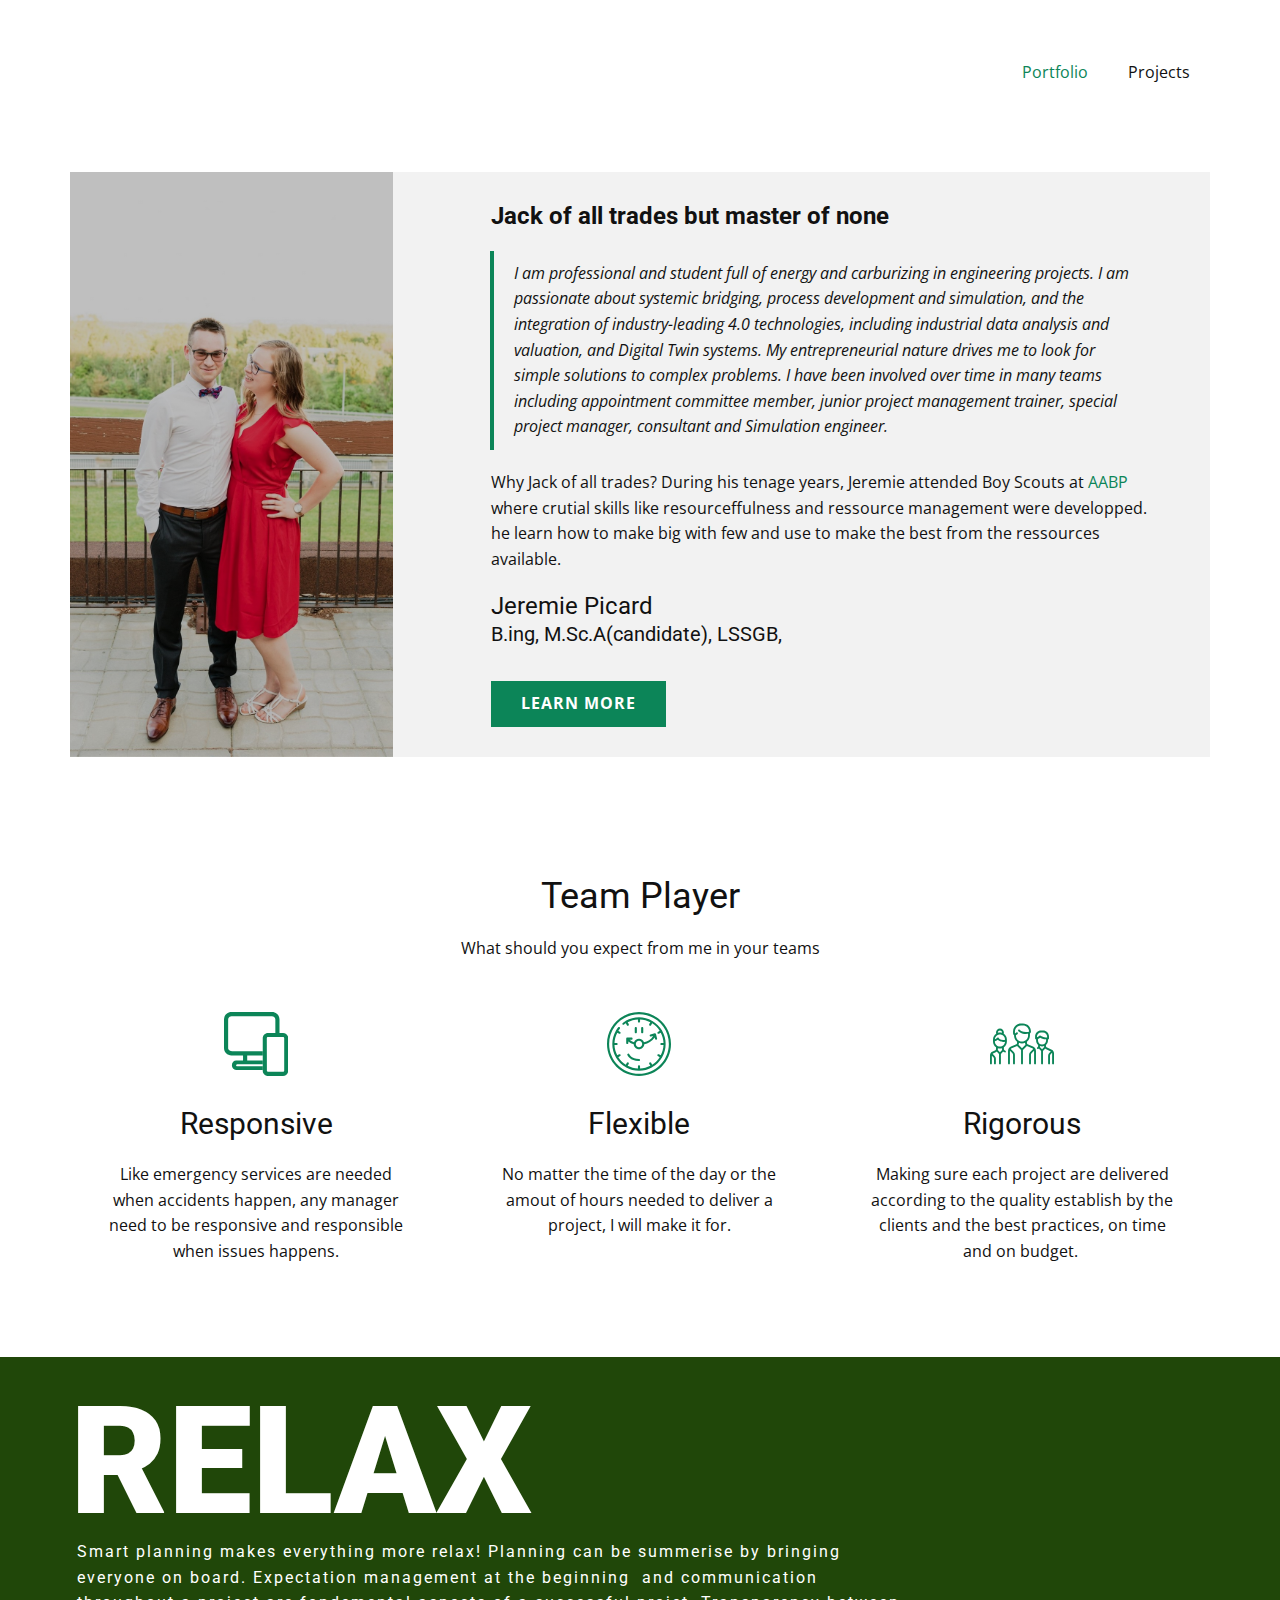
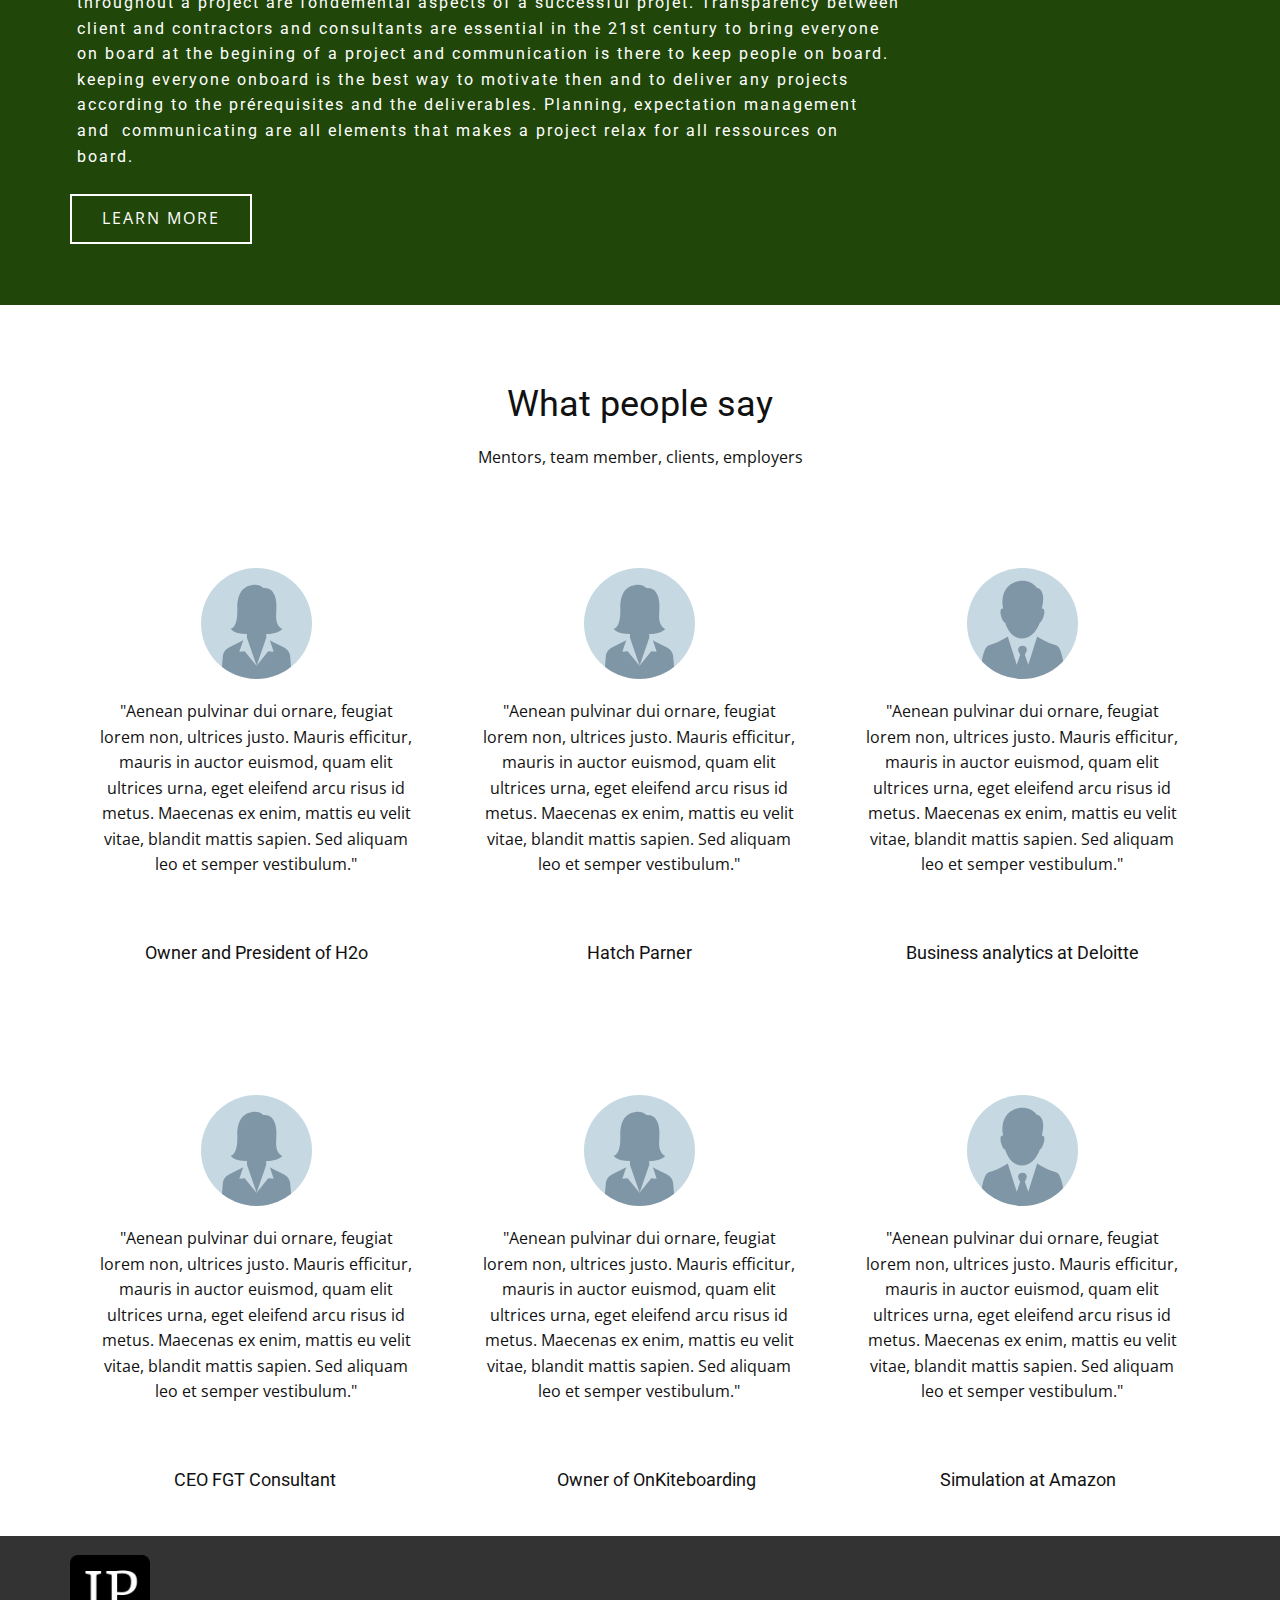
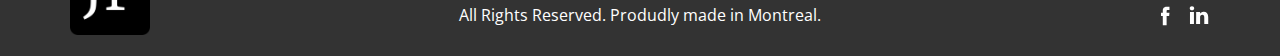
<file: index.html>
<!DOCTYPE html>
<html style="font-size: 16px;" lang="en-CA">
  <head>
    <meta name="viewport" content="width=device-width, initial-scale=1.0">
    <meta charset="utf-8">
    <meta name="keywords" content="Jack of all trades but master of none, Key Skills, Relax">
    <meta name="description" content="">
    <meta name="page_type" content="np-template-header-footer-from-plugin">
    <title>Portfolio</title>
    <link rel="stylesheet" href="nicepage.css" media="screen">
<link rel="stylesheet" href="Portfolio.css" media="screen">
    <script class="u-script" type="text/javascript" src="jquery.js" defer=""></script>
    <script class="u-script" type="text/javascript" src="nicepage.js" defer=""></script>
    <meta name="generator" content="Nicepage 2.26.5, nicepage.com">
    <link rel="icon" href="favicon-16x16.png">
    <link id="u-theme-google-font" rel="stylesheet" href="https://fonts.googleapis.com/css?family=Roboto:100,100i,300,300i,400,400i,500,500i,700,700i,900,900i|Open+Sans:300,300i,400,400i,600,600i,700,700i,800,800i">
    
    
    
    
    
    
    <script type="application/ld+json">{
		"@context": "http://schema.org",
		"@type": "Organization",
		"name": "Jeremie Picard Portfolio 2020",
		"url": "index.html",
		"logo": "images/apple-touch-icon.png",
		"sameAs": [
				"https://facebook.com/levraijeremie",
				"https://linkedin.com/in/jeremie-picard/"
		]
}</script>
    <meta property="og:title" content="Portfolio">
    <meta property="og:type" content="website">
    <meta name="theme-color" content="#0c8558">
    <link rel="canonical" href="index.html">
    <meta property="og:url" content="index.html">
  </head>
  <body data-home-page="Portfolio.html" data-home-page-title="Portfolio" class="u-body"><header class="u-clearfix u-header u-header" id="sec-664b"><div class="u-clearfix u-sheet u-sheet-1">
        <nav class="u-menu u-menu-dropdown u-offcanvas u-menu-1">
          <div class="menu-collapse" style="font-size: 1rem; letter-spacing: 0;">
            <a class="u-button-style u-custom-left-right-menu-spacing u-custom-padding-bottom u-custom-top-bottom-menu-spacing u-nav-link u-text-active-palette-1-base u-text-hover-palette-2-base" href="#">
              <svg><use xmlns:xlink="http://www.w3.org/1999/xlink" xlink:href="#menu-hamburger"></use></svg>
              <svg version="1.1" xmlns="http://www.w3.org/2000/svg" xmlns:xlink="http://www.w3.org/1999/xlink"><defs><symbol id="menu-hamburger" viewBox="0 0 16 16" style="width: 16px; height: 16px;"><rect y="1" width="16" height="2"></rect><rect y="7" width="16" height="2"></rect><rect y="13" width="16" height="2"></rect>
</symbol>
</defs></svg>
            </a>
          </div>
          <div class="u-nav-container">
            <ul class="u-nav u-unstyled u-nav-1"><li class="u-nav-item"><a class="u-button-style u-nav-link u-text-active-palette-1-base u-text-hover-palette-2-base" href="Portfolio.html" style="padding: 10px 20px;">Portfolio</a>
</li><li class="u-nav-item"><a class="u-button-style u-nav-link u-text-active-palette-1-base u-text-hover-palette-2-base" href="Projects.html" style="padding: 10px 20px;">Projects</a>
</li></ul>
          </div>
          <div class="u-nav-container-collapse">
            <div class="u-black u-container-style u-inner-container-layout u-opacity u-opacity-95 u-sidenav">
              <div class="u-menu-close"></div>
              <ul class="u-align-center u-nav u-popupmenu-items u-unstyled u-nav-2"><li class="u-nav-item"><a class="u-button-style u-nav-link" href="Portfolio.html">Portfolio</a>
</li><li class="u-nav-item"><a class="u-button-style u-nav-link" href="Projects.html">Projects</a>
</li></ul>
            </div>
            <div class="u-black u-menu-overlay u-opacity u-opacity-70"></div>
          </div>
        </nav>
      </div></header>
    <section class="u-clearfix u-section-1" id="sec-76e7">
      <div class="u-clearfix u-sheet u-sheet-1">
        <div class="u-clearfix u-expanded-width u-gutter-0 u-layout-wrap u-layout-wrap-1">
          <div class="u-layout" style="">
            <div class="u-layout-row" style="">
              <div class="u-align-left u-container-style u-image u-layout-cell u-left-cell u-shading u-size-17 u-size-xs-60 u-image-1" src="">
                <div class="u-container-layout u-container-layout-1" src=""></div>
              </div>
              <div class="u-align-left u-container-style u-grey-5 u-layout-cell u-right-cell u-size-43 u-size-xs-60 u-layout-cell-2">
                <div class="u-container-layout u-valign-top u-container-layout-2">
                  <h4 class="u-text u-text-1">Jack of all trades but master of none</h4>
                  <blockquote class="u-text u-text-2">I am professional and student full of energy and carburizing in engineering projects. I am passionate about systemic bridging, process development and simulation, and the integration of industry-leading 4.0 technologies, including industrial data analysis and valuation, and Digital Twin systems. My entrepreneurial nature drives me to look for simple solutions to complex problems. I have been involved over time in many teams including appointment committee member, junior project management trainer, special project manager, consultant and Simulation engineer.</blockquote>
                  <p class="u-text u-text-3"> Why Jack of all trades? During his tenage years, Jeremie attended Boy Scouts at <a href="https://aventuriersdebadenpowell.org/" class="u-active-none u-border-none u-btn u-button-style u-hover-none u-none u-text-palette-1-base u-btn-1">AABP</a> where crutial skills like resourceffulness and ressource management were developped. he learn how to make big with few and use to make the best from the ressources available.
                  </p>
                  <h4 class="u-text u-text-default u-text-4">Jeremie Picard</h4>
                  <h5 class="u-text u-text-default u-text-5">B.ing, M.Sc.A(candidate), LSSGB,</h5>
                  <a href="files/JeremiePicard.pdf" class="u-btn u-button-style u-file-link u-hover-palette-1-dark-1 u-palette-1-base u-btn-2">Learn MORE</a>
                </div>
              </div>
            </div>
          </div>
        </div>
      </div>
    </section>
    <section class="u-clearfix u-section-2" id="sec-d1e2">
      <div class="u-clearfix u-sheet u-sheet-1">
        <h2 class="u-align-center u-text u-text-1">Team Player</h2>
        <p class="u-align-center u-text u-text-2">What should you expect from me in your teams</p>
        <div class="u-expanded-width u-list u-repeater u-list-1">
          <div class="u-align-center u-container-style u-list-item u-repeater-item">
            <div class="u-container-layout u-similar-container u-valign-top u-container-layout-1"><span class="u-icon u-icon-circle u-text-palette-1-base u-icon-1">
            <svg class="u-svg-link" preserveAspectRatio="xMidYMin slice" viewBox="0 0 128 128" style=""><use xmlns:xlink="http://www.w3.org/1999/xlink" xlink:href="#svg-a3cd"></use></svg>
            <svg xmlns="http://www.w3.org/2000/svg" xmlns:xlink="http://www.w3.org/1999/xlink" version="1.1" xml:space="preserve" class="u-svg-content" viewBox="0 0 128 128" id="svg-a3cd"><path d="m26.4 108.7c-1.2 0-2.2-1-2.2-2.2s1-2.2 4.7-2.2h48.7v-7.4h-31.2v-9.9h31.2v-8.4h-58.7c-7.7 0-10.6-3-10.6-6.6v-57.1c0-3.7 3-6.6 6.6-6.6h81.2c3.7 0 6.6 3 6.6 6.6v27h8.3v-27c0-8.2-6.7-14.9-14.9-14.9h-81.2c-8.2 0-14.9 6.7-14.9 14.9v57.1c0 8.2 6.7 14.9 14.9 14.9h23.2v10.1h-13.8c-4.3 0-8.5 3.7-8.5 9.5v0.2c0 4.6 3.7 9.3 8.3 9.3h53.5v-7.3h-51.2z"></path><path d="m118 41.9h-30c-5.8 0-10.5 4.7-10.5 10.6 0 0 0.1 66.3 0.1 66.4 0 4.3 5.1 9 10.4 9h30c5.6 0 10.2-4.4 10.5-10.1v-65.3c0-5.9-4.7-10.6-10.5-10.6zm2.4 75.5c-0.1 1.3-1.1 2.3-2.4 2.3h-30c-1 0-1.9-0.7-2.2-1.6l-0.2-65.6c0-1.3 1.1-2.4 2.4-2.4h30c1.3 0 2.4 1.1 2.4 2.4v64.9z"></path></svg>
          </span>
              <h3 class="u-text u-text-3">Responsive</h3>
              <p class="u-text u-text-default u-text-4">Like emergency services are needed when accidents happen, any manager need to be responsive and responsible when issues happens.</p>
            </div>
          </div>
          <div class="u-container-style u-list-item u-repeater-item">
            <div class="u-container-layout u-similar-container u-valign-top u-container-layout-2"><span class="u-icon u-icon-circle u-text-palette-1-base u-icon-2"><svg class="u-svg-link" preserveAspectRatio="xMidYMin slice" viewBox="0 0 60 60" style=""><use xmlns:xlink="http://www.w3.org/1999/xlink" xlink:href="#svg-8f42"></use></svg><svg xmlns="http://www.w3.org/2000/svg" xmlns:xlink="http://www.w3.org/1999/xlink" version="1.1" xml:space="preserve" class="u-svg-content" viewBox="0 0 60 60" id="svg-8f42" style="color: currentcolor;"><g id="Page-1" fill="none" fill-rule="evenodd"><g id="003---Schedule" fill="currentColor" fill-rule="nonzero"><path id="Shape" d="m30 0c-16.5685425 0-30 13.4314575-30 30s13.4314575 30 30 30 30-13.4314575 30-30c-.018737-16.5607751-13.4392249-29.98126296-30-30zm0 58c-15.463973 0-28-12.536027-28-28s12.536027-28 28-28 28 12.536027 28 28c-.0176345 15.4566626-12.5433374 27.9823655-28 28z"></path><path id="Shape" d="m24 25c0-.5522847-.4477153-1-1-1h-4c-.5441799.0190933-.9809067.4558201-1 1v4c0 .5522847.4477153 1 1 1s1-.4477153 1-1v-1.408c1.4662459 1.2482943 3.1806619 2.171284 5.03 2.708.146671 2.6318238 2.3198683 4.6928822 4.9557661 4.7000442 2.6358978.0071621 4.8202633-2.0420563 4.9812339-4.6730442 3.421-.843 7.4-2.633 9.739-6.378l.324 1.295c.1118468.444534.5116114.756103.97.756.0822727.0003241.1642562-.0097558.244-.03.5357071-.1342174.8611901-.677286.727-1.213l-1-4c-.1398441-.5315081-.6783365-.8542484-1.213-.727l-4 1c-.348821.0847423-.6254598.3499483-.7248402.6948844-.0993804.344936-.0062538.7166761.2440075.9740215.2502612.2573454.6192576.3608098.9668327.2710941l2.025-.506c-1.916 3.421-5.476 5.065-8.577 5.862-.6973403-1.9864184-2.57015-3.3183286-4.6754044-3.3250676s-3.9865526 1.3131543-4.6965956 3.2950676c-1.5129348-.4726464-2.9111547-1.2545053-4.106-2.296h1.786c.5522847 0 1-.4477153 1-1zm6 2c1.6568542 0 3 1.3431458 3 3s-1.3431458 3-3 3-3-1.3431458-3-3 1.3431458-3 3-3z"></path><path id="Shape" d="m20.926 39.623c-.2068307-.5122441-.7897559-.7598306-1.302-.5529999-.5122441.2068306-.7598306.7897558-.553 1.3019999.093.228 2.35 5.628 10.929 5.628.5522847 0 1-.4477153 1-1s-.4477153-1-1-1c-7.148 0-8.994-4.186-9.074-4.377z"></path><path id="Shape" d="m28 19v-4c0-.5522847-.4477153-1-1-1s-1 .4477153-1 1v4c0 .5522847.4477153 1 1 1s1-.4477153 1-1z"></path><path id="Shape" d="m34 19v-4c0-.5522847-.4477153-1-1-1s-1 .4477153-1 1v4c0 .5522847.4477153 1 1 1s1-.4477153 1-1z"></path><path id="Shape" d="m51.61 17.454c-2.1887202-3.7527426-5.3112574-6.8752798-9.064-9.064-.017-.012-.027-.03-.046-.041s-.04-.01-.059-.02c-7.6858967-4.43289753-17.1508241-4.43746977-24.841-.012-.0339277.00871156-.0673178.01939641-.1.032-.0302544.02347786-.0589794.0488628-.086.076-.9260248.53735973-1.8168331 1.13323599-2.667 1.784-.4368572.3385506-.5165506.9671428-.178 1.404s.9671428.5165506 1.404.178c.544-.422 1.1-.813 1.678-1.181l.983 1.7c.1773616.3119508.5082732.5049532.8671183.5057421s.6906021-.1907567.8693336-.5019247c.1787314-.3111679.1770325-.694247-.0044519-1.0038174l-.986-1.704c2.976732-1.55806501 6.2627357-2.43456039 9.62-2.566v1.96c0 .55228475.4477153 1 1 1s1-.44771525 1-1v-1.975c3.3570512.14250644 6.6412263 1.02450106 9.618 2.583l-.984 1.705c-.1814844.3095704-.1831833.6926495-.0044519 1.0038174.1787315.311168.5104885.5027136.8693336.5019247s.6897567-.1937913.8671183-.5057421l.983-1.7c2.8289556 1.8089591 5.2310409 4.2110444 7.04 7.04l-1.7.983c-.3119508.1773616-.5049532.5082732-.5057421.8671183s.1907567.6906021.5019247.8693336c.3111679.1787314.694247.1770325 1.0038174-.0044519l1.705-.984c1.55752 2.97633 2.4388211 6.2597828 2.581 9.616h-1.975c-.5522847 0-1 .4477153-1 1s.4477153 1 1 1h1.975c-.1425064 3.3570512-1.0245011 6.6412263-2.583 9.618l-1.705-.984c-.3095704-.1814844-.6926495-.1831833-1.0038174-.0044519-.311168.1787315-.5027136.5104885-.5019247.8693336s.1937913.6897567.5057421.8671183l1.7.983c-1.8089591 2.8289556-4.2110444 5.2310409-7.04 7.04l-.983-1.7c-.1773616-.3119508-.5082732-.5049532-.8671183-.5057421s-.6906021.1907567-.8693336.5019247c-.1787314.3111679-.1770325.694247.0044519 1.0038174l.984 1.705c-2.97633 1.55752-6.2597828 2.4388211-9.616 2.581v-1.975c0-.5522847-.4477153-1-1-1s-1 .4477153-1 1v1.975c-3.3570512-.1425064-6.6412263-1.0245011-9.618-2.583l.984-1.705c.1814844-.3095704.1831833-.6926495.0044519-1.0038174-.1787315-.311168-.5104885-.5027136-.8693336-.5019247s-.6897567.1937913-.8671183.5057421l-.983 1.7c-2.8289556-1.8089591-5.2310409-4.2110444-7.04-7.04l1.7-.983c.3119508-.1773616.5049532-.5082732.5057421-.8671183s-.1907567-.6906021-.5019247-.8693336c-.3111679-.1787314-.694247-.1770325-1.0038174.0044519l-1.7.984c-1.55925805-2.9759262-2.44227207-6.2593998-2.586-9.616h1.975c.55228475 0 1-.4477153 1-1s-.44771525-1-1-1h-1.957c.1493532-3.3528857 1.0302725-6.6325267 2.581-9.609l1.689.975c.3095704.1814844.6926495.1831833 1.0038174.0044519.311168-.1787315.5027136-.5104885.5019247-.8693336s-.1937913-.6897567-.5057421-.8671183l-1.689-.976c.4408417-.7032874.9202404-1.3816565 1.436-2.032.2236483-.2786672.2816406-.6554812.1521319-.9884998-.1295087-.3330187-.426843-.5716485-.78-.626s-.7084836.0838326-.9321319.3624998c-.75798001.9539693-1.4448297 1.9623516-2.055 3.017-.03622663.0335688-.0696697.0700217-.1.109-.01393957.0349845-.02595748.0707044-.036.107-4.42298185 7.6887232-4.41688553 17.1509825.016 24.834.01.019.009.04.02.059s.038.047.055.072c2.1886724 3.7412391 5.3058602 6.8542935 9.05 9.038.017.012.027.03.046.041s.058.022.087.036c7.6858599 4.4172794 17.1401401 4.4172794 24.826 0 .029-.014.059-.02.087-.036s.029-.029.046-.041c3.7441398-2.1837065 6.8613276-5.2967609 9.05-9.038.017-.025.039-.045.055-.072s.01-.04.02-.059c4.4387681-7.700117 4.4387681-17.181883 0-24.882-.01-.019-.009-.04-.02-.059s-.025-.029-.037-.046z"></path>
</g>
</g></svg>
            
            
          </span>
              <h3 class="u-align-center u-text u-text-5">Flexible</h3>
              <p class="u-align-center u-text u-text-default u-text-6">No matter the time of the day or the amout of hours needed to deliver a project, I will make it for.</p>
            </div>
          </div>
          <div class="u-container-style u-list-item u-repeater-item">
            <div class="u-container-layout u-similar-container u-valign-top u-container-layout-3"><span class="u-icon u-icon-circle u-text-palette-1-base u-icon-3"><svg class="u-svg-link" preserveAspectRatio="xMidYMin slice" viewBox="0 0 511.999 511.999" style=""><use xmlns:xlink="http://www.w3.org/1999/xlink" xlink:href="#svg-8ccb"></use></svg><svg xmlns="http://www.w3.org/2000/svg" xmlns:xlink="http://www.w3.org/1999/xlink" version="1.1" xml:space="preserve" class="u-svg-content" viewBox="0 0 511.999 511.999" x="0px" y="0px" id="svg-8ccb" style="enable-background:new 0 0 511.999 511.999;"><g><g><path d="M344.214,276.755l-43.582-19.37c-3.079-1.368-5.067-4.429-5.067-7.797V237.62c14.64-11.665,24.05-29.628,24.05-49.758    v-16.847c4.823-2.665,8.016-7.815,8.016-13.583v-1.635c0-35.076-28.537-63.613-63.613-63.613h-16.032    c-35.076,0-63.613,28.537-63.613,63.613v14.835c0,5.07,2.182,9.663,5.985,12.602c0.645,0.498,1.324,0.936,2.031,1.315v3.312    c0,20.13,9.409,38.093,24.048,49.757v11.969c0,3.368-1.989,6.429-5.067,7.797l-43.582,19.37    c-14.273,6.343-23.496,20.535-23.496,36.154v99.404c0,4.142,3.358,7.5,7.5,7.5c4.142,0,7.5-3.358,7.5-7.5v-99.403    c0-0.869,0.062-1.728,0.152-2.58l20.082,20.082c3.125,3.126,4.847,7.281,4.847,11.702v70.2c0,4.142,3.358,7.5,7.5,7.5    c4.142,0,7.5-3.358,7.5-7.5v-70.2c0-8.427-3.281-16.349-9.24-22.308l-23.941-23.942c2.157-2.238,4.745-4.093,7.689-5.402    l42.847-19.043l31.775,31.775v109.119c0,4.142,3.358,7.5,7.5,7.5s7.5-3.358,7.5-7.5V303.194l31.775-31.775l42.846,19.042    c2.944,1.309,5.532,3.164,7.689,5.403l-23.941,23.941c-5.959,5.959-9.24,13.881-9.24,22.308v70.2c0,4.142,3.358,7.5,7.5,7.5    c4.142,0,7.5-3.358,7.5-7.5v-70.2c0-4.42,1.721-8.576,4.847-11.702l20.081-20.081c0.09,0.852,0.152,1.709,0.152,2.578v99.404    c0,4.142,3.358,7.5,7.5,7.5c4.142,0,7.5-3.358,7.5-7.5v-99.403C367.709,297.29,358.487,283.098,344.214,276.755z M256,289.481    l-27.881-27.882c2.12-3.567,3.317-7.694,3.317-12.011v-3.052c7.563,3.178,15.862,4.939,24.565,4.939s17.001-1.76,24.563-4.938    v3.051c0,4.318,1.197,8.444,3.318,12.012L256,289.481z M256.001,236.474c-26.805,0.001-48.613-21.807-48.613-48.612v-3.373    c4.68-1.855,9.248-4.807,13.621-8.842c3.043-2.809,3.234-7.554,0.424-10.598c-2.809-3.043-7.553-3.234-10.598-0.425    c-3.751,3.463-7.499,5.7-11.137,6.65c-0.088,0.023-0.153,0.033-0.199,0.037c-0.054-0.105-0.127-0.325-0.127-0.678v-14.835    c0-26.805,21.808-48.613,48.613-48.613h16.032c26.806,0,48.613,21.808,48.613,48.613v1.635c0,0.243-0.146,0.454-0.338,0.492    c-44.911,8.87-67.437-7.847-75.037-15.447c-2.929-2.929-7.678-2.929-10.606,0c-2.929,2.929-2.929,7.678,0,10.606    c23.29,23.29,57.275,23.71,77.965,21.224v13.553C304.614,214.666,282.806,236.474,256.001,236.474z"></path>
</g>
</g><g><g><path d="M135.242,235.961v-16.035c0-19.566-10.168-36.79-25.489-46.702c0.946-3.035,1.44-6.214,1.44-9.411    c0-17.396-14.152-31.548-31.548-31.548s-31.548,14.153-31.548,31.548c0,3.237,0.49,6.385,1.438,9.413    c-15.32,9.911-25.487,27.135-25.487,46.7v16.032c0,18.947,9.533,35.701,24.048,45.743v16.493c0,3.253-1.807,6.177-4.716,7.632    l-25.941,12.97C6.682,324.176,0,334.988,0,347.015v65.299c0,4.142,3.358,7.5,7.5,7.5s7.5-3.358,7.5-7.5v-62.055l12.218,12.218    c3.125,3.126,4.847,7.281,4.847,11.702v38.135c0,4.142,3.358,7.5,7.5,7.5c4.142,0,7.5-3.358,7.5-7.5v-38.135    c0-8.427-3.282-16.349-9.24-22.308L20.82,334.866c-0.082-0.082-0.17-0.153-0.254-0.23c1.067-0.942,2.264-1.762,3.582-2.422    l25.941-12.97c1.329-0.665,2.566-1.45,3.719-2.322l18.337,18.338v77.055c0,4.142,3.358,7.5,7.5,7.5c4.142,0,7.5-3.358,7.5-7.5    v-77.056l18.338-18.338c1.154,0.873,2.39,1.658,3.719,2.322l7.153,3.577c1.077,0.539,2.221,0.794,3.349,0.794    c2.751,0,5.4-1.52,6.714-4.147c1.853-3.705,0.351-8.21-3.354-10.062l-7.153-3.577c-2.91-1.455-4.717-4.379-4.717-7.631v-16.493    C125.709,271.662,135.242,254.907,135.242,235.961z M79.645,147.265c9.125,0,16.548,7.424,16.548,16.548    c0,1.005-0.09,1.99-0.262,2.955c-5.154-1.582-10.621-2.439-16.286-2.439c-5.657,0-11.117,0.854-16.263,2.432    c-0.173-0.965-0.285-1.945-0.285-2.948C63.097,154.688,70.52,147.265,79.645,147.265z M79.645,179.33    c22.385,0,40.597,18.212,40.597,40.597v2.718c-31.225,9.56-49.834-14.193-50.629-15.234c-1.305-1.739-3.3-2.827-5.468-2.981    c-2.168-0.152-4.298,0.641-5.835,2.178c-7.159,7.159-14.171,10.612-19.235,12.279C39.63,196.981,57.609,179.33,79.645,179.33z     M79.645,321.545l-17.331-17.331c0.506-1.934,0.783-3.95,0.783-6.019v-9.155c5.229,1.634,10.788,2.515,16.548,2.515    s11.319-0.881,16.548-2.515v9.155c0,2.069,0.277,4.086,0.783,6.019L79.645,321.545z M79.645,276.555    c-22.385,0-40.597-18.212-40.597-40.597v-1.554c5.981-1.374,14.849-4.567,24.1-12.007c3.273,3.088,7.951,6.876,13.908,10.125    c7.046,3.843,16.777,7.398,28.663,7.398c4.517,0,9.35-0.525,14.459-1.731C119.015,259.541,101.281,276.555,79.645,276.555z"></path>
</g>
</g><g><g><path d="M494.561,302.765l-41.973-20.987c-2.909-1.455-4.716-4.379-4.716-7.631v-10.629c9.825-8.723,16.032-21.435,16.032-35.575    v-8.537c0.173,0,0.343,0.005,0.516,0.005c4.142,0,7.5-3.358,7.5-7.5v-16.032c0-26.236-21.345-47.581-47.581-47.581h-16.032    c-26.236,0-47.581,21.345-47.581,47.581v16.032c0,4.142,3.358,7.5,7.5,7.5c0.062,0,0.242-0.002,0.516-0.013v8.545    c0,14.141,6.208,26.853,16.033,35.576v10.629c0,3.253-1.807,6.177-4.717,7.631c-3.705,1.852-5.207,6.357-3.354,10.062    c1.314,2.628,3.963,4.148,6.714,4.148c1.127,0,2.271-0.255,3.348-0.793c1.329-0.665,2.566-1.45,3.719-2.322l18.338,18.338v101.103    c0,4.142,3.358,7.5,7.5,7.5c4.142,0,7.5-3.358,7.5-7.5V311.21l18.337-18.338c1.154,0.873,2.39,1.658,3.719,2.322l40.615,20.308    l-12.319,12.319c-5.958,5.959-9.24,13.881-9.24,22.308v62.184c0,4.142,3.358,7.5,7.5,7.5c4.142,0,7.5-3.358,7.5-7.5v-62.184    c0-4.42,1.721-8.576,4.847-11.702l11.669-11.669c0.354,1.357,0.548,2.772,0.548,4.224v81.331c0,4.142,3.358,7.5,7.5,7.5    c4.142,0,7.5-3.358,7.5-7.5v-81.331C512,318.956,505.318,308.144,494.561,302.765z M375.725,202.868v-6.99h0.001    c0-17.965,14.616-32.581,32.581-32.581h16.032c17.965,0,32.581,14.616,32.581,32.581v8.331    c-32.603-1.759-52.278-14.446-52.469-14.571c-1.269-0.846-2.717-1.26-4.158-1.26c-1.936,0-3.856,0.748-5.306,2.197    C387.811,197.751,380.78,201.205,375.725,202.868z M416.323,297.497l-17.331-17.331c0.506-1.934,0.783-3.95,0.783-6.019v-1.597    c5.156,1.919,10.731,2.973,16.548,2.973c5.817,0,11.392-1.054,16.548-2.973v1.597c0,2.069,0.276,4.085,0.783,6.019    L416.323,297.497z M416.323,260.524c-17.965,0-32.581-14.615-32.581-32.581v-12.091h0c5.253-2.099,11.373-5.436,17.601-10.742    c7.876,4.098,24.354,11.181,47.561,13.521v9.312C448.904,245.908,434.288,260.524,416.323,260.524z"></path>
</g>
</g></svg>
            
            
          </span>
              <h3 class="u-align-center u-text u-text-7">Rigorous</h3>
              <p class="u-align-center u-text u-text-default u-text-8">Making sure each project are delivered according to the quality establish by the clients and the best practices, on time and on budget.&nbsp;</p>
            </div>
          </div>
        </div>
      </div>
    </section>
    <section class="u-clearfix u-palette-3-base u-section-3" id="carousel_ee05">
      <div class="u-clearfix u-sheet u-sheet-1">
        <h1 class="u-text u-text-body-alt-color u-text-default u-text-1">Relax</h1>
        <p class="u-custom-font u-heading-font u-text u-text-body-alt-color u-text-2">Smart planning makes everything more relax! Planning can be summerise by bringing everyone on board. Expectation management at the beginning&nbsp; and communication throughout a project&nbsp;are fondemental aspects of a successful projet. Transparency between client and contractors and consultants are essential in the 21st century to bring everyone on board at the begining of a project and communication is there to keep people on board. keeping everyone onboard is the best way to motivate then and to deliver any projects according to the prérequisites and the deliverables. Planning, expectation management and&nbsp; communicating are all elements that makes a project relax for all ressources on board.&nbsp;&nbsp;</p>
        <a href="https://fgt.net/formations-cours/gestion-par-projets-et-par-resultats-%e2%80%8bgestion-de-projets-1/" class="u-border-2 u-border-white u-btn u-btn-rectangle u-button-style u-none u-btn-1" target="_blank">learn more</a>
      </div>
    </section>
    <section class="u-clearfix u-section-4" id="sec-ac37">
      <div class="u-clearfix u-sheet u-sheet-1">
        <div class="u-align-center u-container-style u-group u-group-1">
          <div class="u-container-layout u-container-layout-1">
            <h2 class="u-text u-text-1">What people say</h2>
            <p class="u-text u-text-2">Mentors, team member, clients, employers</p>
          </div>
        </div>
        <div class="u-expanded-width u-list u-repeater u-list-1">
          <div class="u-container-style u-list-item u-repeater-item">
            <div class="u-container-layout u-similar-container u-valign-top u-container-layout-2">
              <div alt="" class="u-image u-image-circle u-image-1" src="" data-image-width="256" data-image-height="256"></div>
              <p class="u-align-center u-text u-text-default u-text-3">"Aenean pulvinar dui ornare, feugiat lorem non, ultrices justo. Mauris efficitur, mauris in auctor euismod, quam elit ultrices urna, eget eleifend arcu risus id metus. Maecenas ex enim, mattis eu velit vitae, blandit mattis sapien. Sed aliquam leo et semper vestibulum."</p>
              <h5 class="u-align-center u-text u-text-default u-text-white u-text-4">Catherine Larin</h5>
              <h6 class="u-align-center u-text u-text-5">Owner and President of H2o</h6>
            </div>
          </div>
          <div class="u-align-center u-container-style u-list-item u-repeater-item">
            <div class="u-container-layout u-similar-container u-valign-top u-container-layout-3">
              <div alt="" class="u-image u-image-circle u-image-2" src="" data-image-width="256" data-image-height="256"></div>
              <p class="u-text u-text-default u-text-6">"Aenean pulvinar dui ornare, feugiat lorem non, ultrices justo. Mauris efficitur, mauris in auctor euismod, quam elit ultrices urna, eget eleifend arcu risus id metus. Maecenas ex enim, mattis eu velit vitae, blandit mattis sapien. Sed aliquam leo et semper vestibulum."</p>
              <h5 class="u-text u-text-default u-text-white u-text-7">Jean Francois Boulet</h5>
              <h6 class="u-text u-text-8">Hatch Parner</h6>
            </div>
          </div>
          <div class="u-container-style u-list-item u-repeater-item">
            <div class="u-container-layout u-similar-container u-valign-top u-container-layout-4">
              <div alt="" class="u-image u-image-circle u-image-3" src="" data-image-width="256" data-image-height="256"></div>
              <p class="u-align-center u-text u-text-default u-text-9">"Aenean pulvinar dui ornare, feugiat lorem non, ultrices justo. Mauris efficitur, mauris in auctor euismod, quam elit ultrices urna, eget eleifend arcu risus id metus. Maecenas ex enim, mattis eu velit vitae, blandit mattis sapien. Sed aliquam leo et semper vestibulum."</p>
              <h5 class="u-align-center u-text u-text-default u-text-white u-text-10">William Maher Perron</h5>
              <h6 class="u-align-center u-text u-text-11">Business analytics at Deloitte</h6>
            </div>
          </div>
        </div>
      </div>
    </section>
    <section class="u-clearfix u-section-5" id="sec-107b">
      <div class="u-clearfix u-sheet u-sheet-1">
        <div class="u-expanded-width u-list u-repeater u-list-1">
          <div class="u-container-style u-list-item u-repeater-item">
            <div class="u-container-layout u-similar-container u-container-layout-1">
              <div alt="" class="u-image u-image-circle u-image-1" src="" data-image-width="256" data-image-height="256"></div>
              <p class="u-align-center u-text u-text-default u-text-1">"Aenean pulvinar dui ornare, feugiat lorem non, ultrices justo. Mauris efficitur, mauris in auctor euismod, quam elit ultrices urna, eget eleifend arcu risus id metus. Maecenas ex enim, mattis eu velit vitae, blandit mattis sapien. Sed aliquam leo et semper vestibulum."</p>
              <h5 class="u-align-center u-text u-text-default u-text-white u-text-2">Jean Marie Fahmy</h5>
              <h6 class="u-align-center u-text u-text-default u-text-3">CEO FGT Consultant</h6>
            </div>
          </div>
          <div class="u-container-style u-list-item u-repeater-item">
            <div class="u-container-layout u-similar-container u-container-layout-2">
              <div alt="" class="u-image u-image-circle u-image-2" src="" data-image-width="256" data-image-height="256"></div>
              <p class="u-align-center u-text u-text-default u-text-4">"Aenean pulvinar dui ornare, feugiat lorem non, ultrices justo. Mauris efficitur, mauris in auctor euismod, quam elit ultrices urna, eget eleifend arcu risus id metus. Maecenas ex enim, mattis eu velit vitae, blandit mattis sapien. Sed aliquam leo et semper vestibulum."</p>
              <h5 class="u-align-center u-text u-text-default u-text-white u-text-5">Benoit Dargis</h5>
              <h6 class="u-align-center u-text u-text-default u-text-6">Owner of OnKiteboarding</h6>
            </div>
          </div>
          <div class="u-container-style u-list-item u-repeater-item">
            <div class="u-container-layout u-similar-container u-container-layout-3">
              <div alt="" class="u-image u-image-circle u-image-3" src="" data-image-width="256" data-image-height="256"></div>
              <p class="u-align-center u-text u-text-default u-text-7">"Aenean pulvinar dui ornare, feugiat lorem non, ultrices justo. Mauris efficitur, mauris in auctor euismod, quam elit ultrices urna, eget eleifend arcu risus id metus. Maecenas ex enim, mattis eu velit vitae, blandit mattis sapien. Sed aliquam leo et semper vestibulum."</p>
              <h5 class="u-align-center u-text u-text-default u-text-white u-text-8">Erik Roy Veilleu</h5>
              <h6 class="u-align-center u-text u-text-default u-text-9">Simulation at Amazon</h6>
            </div>
          </div>
        </div>
      </div>
    </section>
    
    
    <footer class="u-align-center-md u-align-center-sm u-align-center-xs u-clearfix u-footer u-grey-80" id="sec-46cd"><div class="u-clearfix u-sheet u-valign-middle-lg u-valign-middle-md u-valign-middle-xl u-sheet-1">
        <a href="https://nicepage.com" class="u-image u-logo u-image-1" data-image-width="180" data-image-height="180">
          <img src="images/apple-touch-icon.png" class="u-logo-image u-logo-image-1" data-image-width="80">
        </a>
        <div class="u-align-left u-social-icons u-spacing-10 u-social-icons-1">
          <a class="u-social-url" target="_blank" href="https://facebook.com/levraijeremie"><span class="u-icon u-icon-circle u-social-facebook u-social-type-logo u-icon-1"><svg class="u-svg-link" preserveAspectRatio="xMidYMin slice" viewBox="0 0 112 112" style=""><use xmlns:xlink="http://www.w3.org/1999/xlink" xlink:href="#svg-6702"></use></svg><svg xmlns="http://www.w3.org/2000/svg" xmlns:xlink="http://www.w3.org/1999/xlink" version="1.1" xml:space="preserve" class="u-svg-content" viewBox="0 0 112 112" x="0px" y="0px" id="svg-6702"><path d="M75.5,28.8H65.4c-1.5,0-4,0.9-4,4.3v9.4h13.9l-1.5,15.8H61.4v45.1H42.8V58.3h-8.8V42.4h8.8V32.2 c0-7.4,3.4-18.8,18.8-18.8h13.8v15.4H75.5z"></path></svg></span>
          </a>
          <a class="u-social-url" target="_blank" href="https://linkedin.com/in/jeremie-picard/"><span class="u-icon u-icon-circle u-social-linkedin u-social-type-logo u-icon-2"><svg class="u-svg-link" preserveAspectRatio="xMidYMin slice" viewBox="0 0 112 112" style=""><use xmlns:xlink="http://www.w3.org/1999/xlink" xlink:href="#svg-6b2b"></use></svg><svg xmlns="http://www.w3.org/2000/svg" xmlns:xlink="http://www.w3.org/1999/xlink" version="1.1" xml:space="preserve" class="u-svg-content" viewBox="0 0 112 112" x="0px" y="0px" id="svg-6b2b"><path d="M33.8,96.8H14.5v-58h19.3V96.8z M24.1,30.9L24.1,30.9c-6.6,0-10.8-4.5-10.8-10.1c0-5.8,4.3-10.1,10.9-10.1 S34.9,15,35.1,20.8C35.1,26.4,30.8,30.9,24.1,30.9z M103.3,96.8H84.1v-31c0-7.8-2.7-13.1-9.8-13.1c-5.3,0-8.5,3.6-9.9,7.1 c-0.6,1.3-0.6,3-0.6,4.8V97H44.5c0,0,0.3-52.6,0-58h19.3v8.2c2.6-3.9,7.2-9.6,17.4-9.6c12.7,0,22.2,8.4,22.2,26.1V96.8z"></path></svg></span>
          </a>
        </div>
        <p class="u-align-center-lg u-align-center-md u-align-center-xl u-text u-text-1">All Rights Reserved. Produdly made in Montreal. </p>
      </div></footer>
  </body>
</html>
</file>
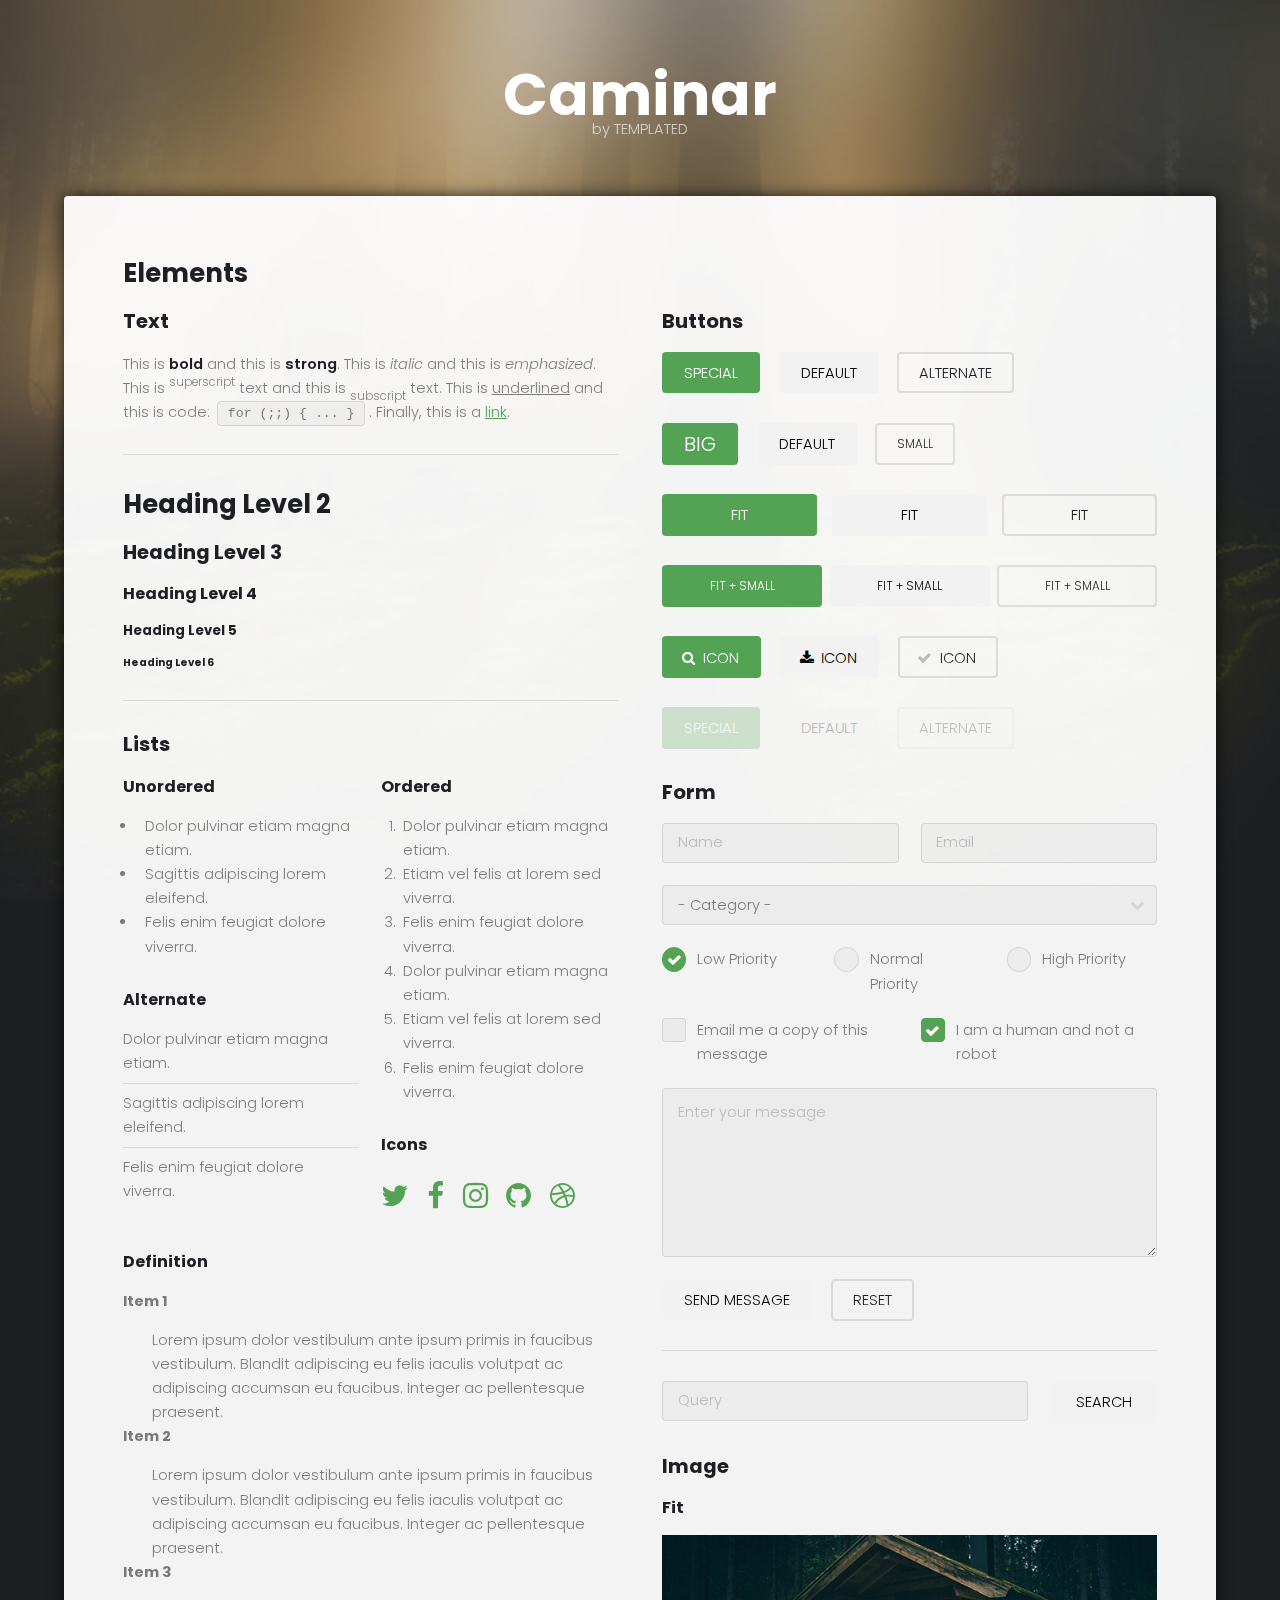
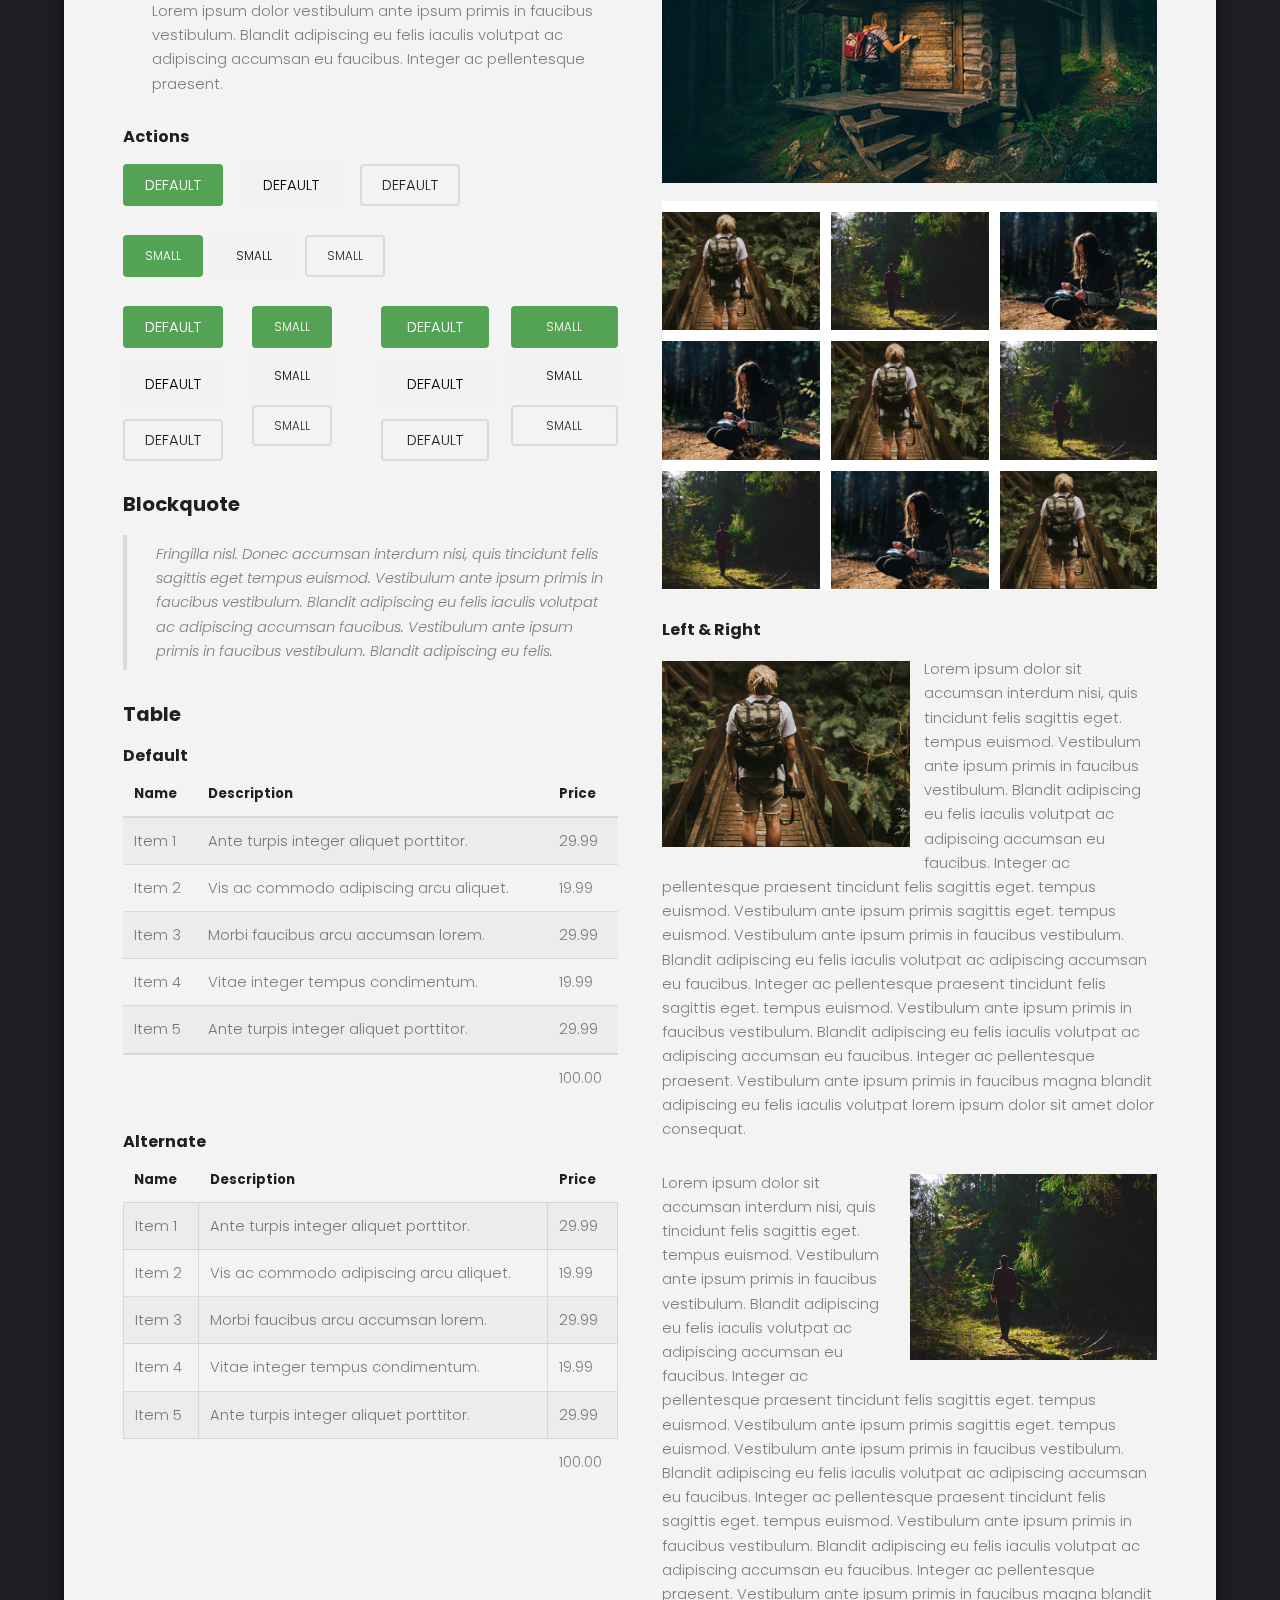
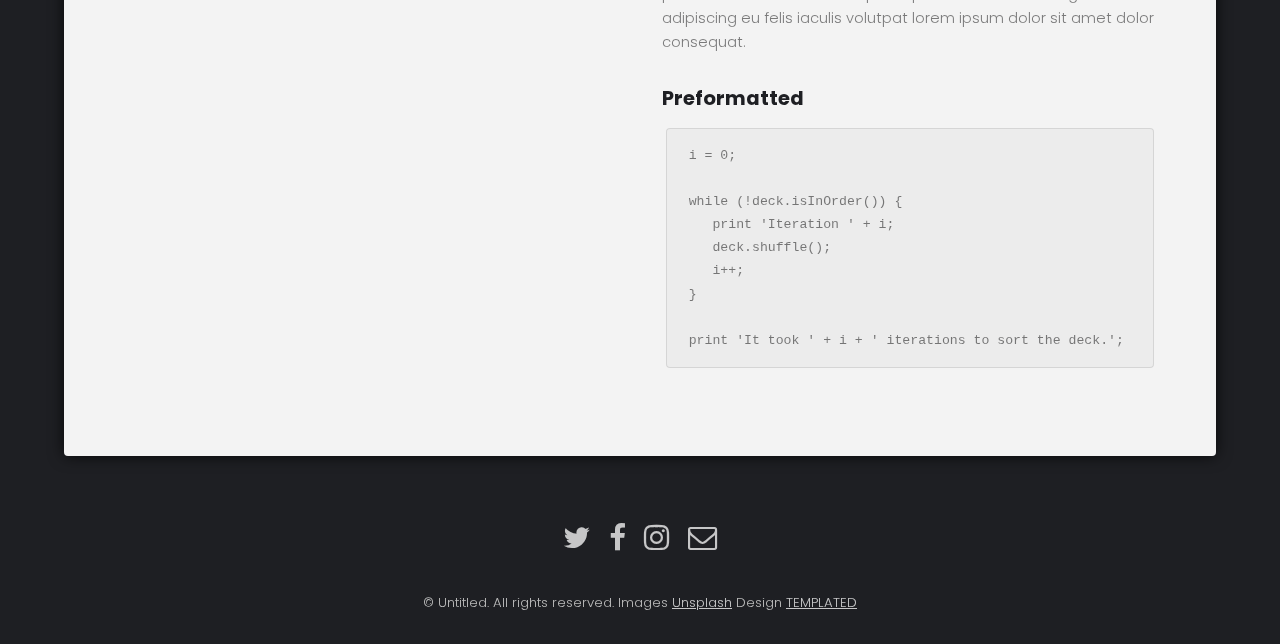
<file: elements.html>
<!DOCTYPE HTML>
<!--
	Caminar by TEMPLATED
	templated.co @templatedco
	Released for free under the Creative Commons Attribution 3.0 license (templated.co/license)
-->
<html>
	<head>
		<title>Caminar by TEMPLATED</title>
		<meta charset="utf-8" />
		<meta name="viewport" content="width=device-width, initial-scale=1" />
		<link rel="stylesheet" href="assets/css/main.css" />
	</head>
	<body>

		<!-- Header -->
			<header id="header">
				<div class="logo"><a href="#">Caminar <span>by TEMPLATED</span></a></div>
			</header>

		<!-- Main -->
			<section id="main">
				<div class="inner">
					<div class="wrapper style1">
						<div class="content">

							<!-- Elements -->
								<h2 id="elements">Elements</h2>
								<div class="row 200%">
									<div class="6u 12u$(medium)">

										<!-- Text stuff -->
											<h3>Text</h3>
											<p>This is <b>bold</b> and this is <strong>strong</strong>. This is <i>italic</i> and this is <em>emphasized</em>.
											This is <sup>superscript</sup> text and this is <sub>subscript</sub> text.
											This is <u>underlined</u> and this is code: <code>for (;;) { ... }</code>.
											Finally, this is a <a href="#">link</a>.</p>
											<hr />
											<h2>Heading Level 2</h2>
											<h3>Heading Level 3</h3>
											<h4>Heading Level 4</h4>
											<h5>Heading Level 5</h5>
											<h6>Heading Level 6</h6>
											<hr />

										<!-- Lists -->
											<h3>Lists</h3>
											<div class="row">
												<div class="6u 12u$(small)">

													<h4>Unordered</h4>
													<ul>
														<li>Dolor pulvinar etiam magna etiam.</li>
														<li>Sagittis adipiscing lorem eleifend.</li>
														<li>Felis enim feugiat dolore viverra.</li>
													</ul>

													<h4>Alternate</h4>
													<ul class="alt">
														<li>Dolor pulvinar etiam magna etiam.</li>
														<li>Sagittis adipiscing lorem eleifend.</li>
														<li>Felis enim feugiat dolore viverra.</li>
													</ul>

												</div>
												<div class="6u$ 12u$(small)">

													<h4>Ordered</h4>
													<ol>
														<li>Dolor pulvinar etiam magna etiam.</li>
														<li>Etiam vel felis at lorem sed viverra.</li>
														<li>Felis enim feugiat dolore viverra.</li>
														<li>Dolor pulvinar etiam magna etiam.</li>
														<li>Etiam vel felis at lorem sed viverra.</li>
														<li>Felis enim feugiat dolore viverra.</li>
													</ol>

													<h4>Icons</h4>
													<ul class="icons">
														<li><a href="#" class="icon fa-twitter"><span class="label">Twitter</span></a></li>
														<li><a href="#" class="icon fa-facebook"><span class="label">Facebook</span></a></li>
														<li><a href="#" class="icon fa-instagram"><span class="label">Instagram</span></a></li>
														<li><a href="#" class="icon fa-github"><span class="label">Github</span></a></li>
														<li><a href="#" class="icon fa-dribbble"><span class="label">Dribbble</span></a></li>
													</ul>

												</div>
											</div>
											<h4>Definition</h4>
											<dl>
												<dt>Item 1</dt>
												<dd>
													<p>Lorem ipsum dolor vestibulum ante ipsum primis in faucibus vestibulum. Blandit adipiscing eu felis iaculis volutpat ac adipiscing accumsan eu faucibus. Integer ac pellentesque praesent.</p>
												</dd>
												<dt>Item 2</dt>
												<dd>
													<p>Lorem ipsum dolor vestibulum ante ipsum primis in faucibus vestibulum. Blandit adipiscing eu felis iaculis volutpat ac adipiscing accumsan eu faucibus. Integer ac pellentesque praesent.</p>
												</dd>
												<dt>Item 3</dt>
												<dd>
													<p>Lorem ipsum dolor vestibulum ante ipsum primis in faucibus vestibulum. Blandit adipiscing eu felis iaculis volutpat ac adipiscing accumsan eu faucibus. Integer ac pellentesque praesent.</p>
												</dd>
											</dl>

											<h4>Actions</h4>
											<ul class="actions">
												<li><a href="#" class="button special">Default</a></li>
												<li><a href="#" class="button">Default</a></li>
												<li><a href="#" class="button alt">Default</a></li>
											</ul>
											<ul class="actions small">
												<li><a href="#" class="button special small">Small</a></li>
												<li><a href="#" class="button small">Small</a></li>
												<li><a href="#" class="button alt small">Small</a></li>
											</ul>
											<div class="row">
												<div class="3u 12u$(small)">
													<ul class="actions vertical">
														<li><a href="#" class="button special">Default</a></li>
														<li><a href="#" class="button">Default</a></li>
														<li><a href="#" class="button alt">Default</a></li>
													</ul>
												</div>
												<div class="3u 12u$(small)">
													<ul class="actions vertical small">
														<li><a href="#" class="button special small">Small</a></li>
														<li><a href="#" class="button small">Small</a></li>
														<li><a href="#" class="button alt small">Small</a></li>
													</ul>
												</div>
												<div class="3u 12u$(small)">
													<ul class="actions vertical">
														<li><a href="#" class="button special fit">Default</a></li>
														<li><a href="#" class="button fit">Default</a></li>
														<li><a href="#" class="button alt fit">Default</a></li>
													</ul>
												</div>
												<div class="3u$ 12u$(small)">
													<ul class="actions vertical small">
														<li><a href="#" class="button special small fit">Small</a></li>
														<li><a href="#" class="button small fit">Small</a></li>
														<li><a href="#" class="button alt small fit">Small</a></li>
													</ul>
												</div>
											</div>

										<!-- Blockquote -->
											<h3>Blockquote</h3>
											<blockquote>Fringilla nisl. Donec accumsan interdum nisi, quis tincidunt felis sagittis eget tempus euismod. Vestibulum ante ipsum primis in faucibus vestibulum. Blandit adipiscing eu felis iaculis volutpat ac adipiscing accumsan faucibus. Vestibulum ante ipsum primis in faucibus vestibulum. Blandit adipiscing eu felis.</blockquote>

										<!-- Table -->
											<h3>Table</h3>

											<h4>Default</h4>
											<div class="table-wrapper">
												<table>
													<thead>
														<tr>
															<th>Name</th>
															<th>Description</th>
															<th>Price</th>
														</tr>
													</thead>
													<tbody>
														<tr>
															<td>Item 1</td>
															<td>Ante turpis integer aliquet porttitor.</td>
															<td>29.99</td>
														</tr>
														<tr>
															<td>Item 2</td>
															<td>Vis ac commodo adipiscing arcu aliquet.</td>
															<td>19.99</td>
														</tr>
														<tr>
															<td>Item 3</td>
															<td> Morbi faucibus arcu accumsan lorem.</td>
															<td>29.99</td>
														</tr>
														<tr>
															<td>Item 4</td>
															<td>Vitae integer tempus condimentum.</td>
															<td>19.99</td>
														</tr>
														<tr>
															<td>Item 5</td>
															<td>Ante turpis integer aliquet porttitor.</td>
															<td>29.99</td>
														</tr>
													</tbody>
													<tfoot>
														<tr>
															<td colspan="2"></td>
															<td>100.00</td>
														</tr>
													</tfoot>
												</table>
											</div>

											<h4>Alternate</h4>
											<div class="table-wrapper">
												<table class="alt">
													<thead>
														<tr>
															<th>Name</th>
															<th>Description</th>
															<th>Price</th>
														</tr>
													</thead>
													<tbody>
														<tr>
															<td>Item 1</td>
															<td>Ante turpis integer aliquet porttitor.</td>
															<td>29.99</td>
														</tr>
														<tr>
															<td>Item 2</td>
															<td>Vis ac commodo adipiscing arcu aliquet.</td>
															<td>19.99</td>
														</tr>
														<tr>
															<td>Item 3</td>
															<td> Morbi faucibus arcu accumsan lorem.</td>
															<td>29.99</td>
														</tr>
														<tr>
															<td>Item 4</td>
															<td>Vitae integer tempus condimentum.</td>
															<td>19.99</td>
														</tr>
														<tr>
															<td>Item 5</td>
															<td>Ante turpis integer aliquet porttitor.</td>
															<td>29.99</td>
														</tr>
													</tbody>
													<tfoot>
														<tr>
															<td colspan="2"></td>
															<td>100.00</td>
														</tr>
													</tfoot>
												</table>
											</div>

									</div>
									<div class="6u$ 12u$(medium)">

										<!-- Buttons -->
											<h3>Buttons</h3>
											<ul class="actions">
												<li><a href="#" class="button special">Special</a></li>
												<li><a href="#" class="button">Default</a></li>
												<li><a href="#" class="button alt">Alternate</a></li>
											</ul>
											<ul class="actions">
												<li><a href="#" class="button special big">Big</a></li>
												<li><a href="#" class="button">Default</a></li>
												<li><a href="#" class="button alt small">Small</a></li>
											</ul>
											<ul class="actions fit">
												<li><a href="#" class="button special fit">Fit</a></li>
												<li><a href="#" class="button fit">Fit</a></li>
												<li><a href="#" class="button alt fit">Fit</a></li>
											</ul>
											<ul class="actions fit small">
												<li><a href="#" class="button special fit small">Fit + Small</a></li>
												<li><a href="#" class="button fit small">Fit + Small</a></li>
												<li><a href="#" class="button alt fit small">Fit + Small</a></li>
											</ul>
											<ul class="actions">
												<li><a href="#" class="button special icon fa-search">Icon</a></li>
												<li><a href="#" class="button icon fa-download">Icon</a></li>
												<li><a href="#" class="button alt icon fa-check">Icon</a></li>
											</ul>
											<ul class="actions">
												<li><span class="button special disabled">Special</span></li>
												<li><span class="button disabled">Default</span></li>
												<li><span class="button alt disabled">Alternate</span></li>
											</ul>

										<!-- Form -->
											<h3>Form</h3>

											<form method="post" action="#">
												<div class="row uniform">
													<div class="6u 12u$(xsmall)">
														<input type="text" name="name" id="name" value="" placeholder="Name" />
													</div>
													<div class="6u$ 12u$(xsmall)">
														<input type="email" name="email" id="email" value="" placeholder="Email" />
													</div>
													<!-- Break -->
													<div class="12u$">
														<div class="select-wrapper">
															<select name="category" id="category">
																<option value="">- Category -</option>
																<option value="1">Manufacturing</option>
																<option value="1">Shipping</option>
																<option value="1">Administration</option>
																<option value="1">Human Resources</option>
															</select>
														</div>
													</div>
													<!-- Break -->
													<div class="4u 12u$(small)">
														<input type="radio" id="priority-low" name="priority" checked>
														<label for="priority-low">Low Priority</label>
													</div>
													<div class="4u 12u$(small)">
														<input type="radio" id="priority-normal" name="priority">
														<label for="priority-normal">Normal Priority</label>
													</div>
													<div class="4u$ 12u$(small)">
														<input type="radio" id="priority-high" name="priority">
														<label for="priority-high">High Priority</label>
													</div>
													<!-- Break -->
													<div class="6u 12u$(small)">
														<input type="checkbox" id="copy" name="copy">
														<label for="copy">Email me a copy of this message</label>
													</div>
													<div class="6u$ 12u$(small)">
														<input type="checkbox" id="human" name="human" checked>
														<label for="human">I am a human and not a robot</label>
													</div>
													<!-- Break -->
													<div class="12u$">
														<textarea name="message" id="message" placeholder="Enter your message" rows="6"></textarea>
													</div>
													<!-- Break -->
													<div class="12u$">
														<ul class="actions">
															<li><input type="submit" value="Send Message" /></li>
															<li><input type="reset" value="Reset" class="alt" /></li>
														</ul>
													</div>
												</div>
											</form>

											<hr />

											<form method="post" action="#">
												<div class="row uniform">
													<div class="9u 12u$(small)">
														<input type="text" name="query" id="query" value="" placeholder="Query" />
													</div>
													<div class="3u$ 12u$(small)">
														<input type="submit" value="Search" class="fit" />
													</div>
												</div>
											</form>

										<!-- Image -->
											<h3>Image</h3>

											<h4>Fit</h4>
											<span class="image fit"><img src="images/pic01.jpg" alt="" /></span>
											<div class="box alt">
												<div class="row 50% uniform">
													<div class="4u"><span class="image fit"><img src="images/pic06.jpg" alt="" /></span></div>
													<div class="4u"><span class="image fit"><img src="images/pic07.jpg" alt="" /></span></div>
													<div class="4u$"><span class="image fit"><img src="images/pic08.jpg" alt="" /></span></div>
													<!-- Break -->
													<div class="4u"><span class="image fit"><img src="images/pic08.jpg" alt="" /></span></div>
													<div class="4u"><span class="image fit"><img src="images/pic06.jpg" alt="" /></span></div>
													<div class="4u$"><span class="image fit"><img src="images/pic07.jpg" alt="" /></span></div>
													<!-- Break -->
													<div class="4u"><span class="image fit"><img src="images/pic07.jpg" alt="" /></span></div>
													<div class="4u"><span class="image fit"><img src="images/pic08.jpg" alt="" /></span></div>
													<div class="4u$"><span class="image fit"><img src="images/pic06.jpg" alt="" /></span></div>
												</div>
											</div>

											<h4>Left &amp; Right</h4>
											<p><span class="image left"><img src="images/pic06.jpg" alt="" /></span>Lorem ipsum dolor sit accumsan interdum nisi, quis tincidunt felis sagittis eget. tempus euismod. Vestibulum ante ipsum primis in faucibus vestibulum. Blandit adipiscing eu felis iaculis volutpat ac adipiscing accumsan eu faucibus. Integer ac pellentesque praesent tincidunt felis sagittis eget. tempus euismod. Vestibulum ante ipsum primis sagittis eget. tempus euismod. Vestibulum ante ipsum primis in faucibus vestibulum. Blandit adipiscing eu felis iaculis volutpat ac adipiscing accumsan eu faucibus. Integer ac pellentesque praesent tincidunt felis sagittis eget. tempus euismod. Vestibulum ante ipsum primis in faucibus vestibulum. Blandit adipiscing eu felis iaculis volutpat ac adipiscing accumsan eu faucibus. Integer ac pellentesque praesent. Vestibulum ante ipsum primis in faucibus magna blandit adipiscing eu felis iaculis volutpat lorem ipsum dolor sit amet dolor consequat.</p>
											<p><span class="image right"><img src="images/pic07.jpg" alt="" /></span>Lorem ipsum dolor sit accumsan interdum nisi, quis tincidunt felis sagittis eget. tempus euismod. Vestibulum ante ipsum primis in faucibus vestibulum. Blandit adipiscing eu felis iaculis volutpat ac adipiscing accumsan eu faucibus. Integer ac pellentesque praesent tincidunt felis sagittis eget. tempus euismod. Vestibulum ante ipsum primis sagittis eget. tempus euismod. Vestibulum ante ipsum primis in faucibus vestibulum. Blandit adipiscing eu felis iaculis volutpat ac adipiscing accumsan eu faucibus. Integer ac pellentesque praesent tincidunt felis sagittis eget. tempus euismod. Vestibulum ante ipsum primis in faucibus vestibulum. Blandit adipiscing eu felis iaculis volutpat ac adipiscing accumsan eu faucibus. Integer ac pellentesque praesent. Vestibulum ante ipsum primis in faucibus magna blandit adipiscing eu felis iaculis volutpat lorem ipsum dolor sit amet dolor consequat.</p>

										<!-- Preformatted Code -->
											<h3>Preformatted</h3>
											<pre><code>i = 0;

while (!deck.isInOrder()) {
   print 'Iteration ' + i;
   deck.shuffle();
   i++;
}

print 'It took ' + i + ' iterations to sort the deck.';
</code></pre>

									</div>
								</div>
							</div>

						</div>
					</div>
			</section>

		<!-- Footer -->
			<footer id="footer">
				<div class="container">
					<ul class="icons">
						<li><a href="#" class="icon fa-twitter"><span class="label">Twitter</span></a></li>
						<li><a href="#" class="icon fa-facebook"><span class="label">Facebook</span></a></li>
						<li><a href="#" class="icon fa-instagram"><span class="label">Instagram</span></a></li>
						<li><a href="#" class="icon fa-envelope-o"><span class="label">Email</span></a></li>
					</ul>
				</div>
				<div class="copyright">
					&copy; Untitled. All rights reserved. Images <a href="https://unsplash.com">Unsplash</a> Design <a href="https://templated.co">TEMPLATED</a>
				</div>
			</footer>

		<!-- Scripts -->
			<script src="assets/js/jquery.min.js"></script>
			<script src="assets/js/jquery.poptrox.min.js"></script>
			<script src="assets/js/skel.min.js"></script>
			<script src="assets/js/util.js"></script>
			<script src="assets/js/main.js"></script>

	</body>
</html>
</file>
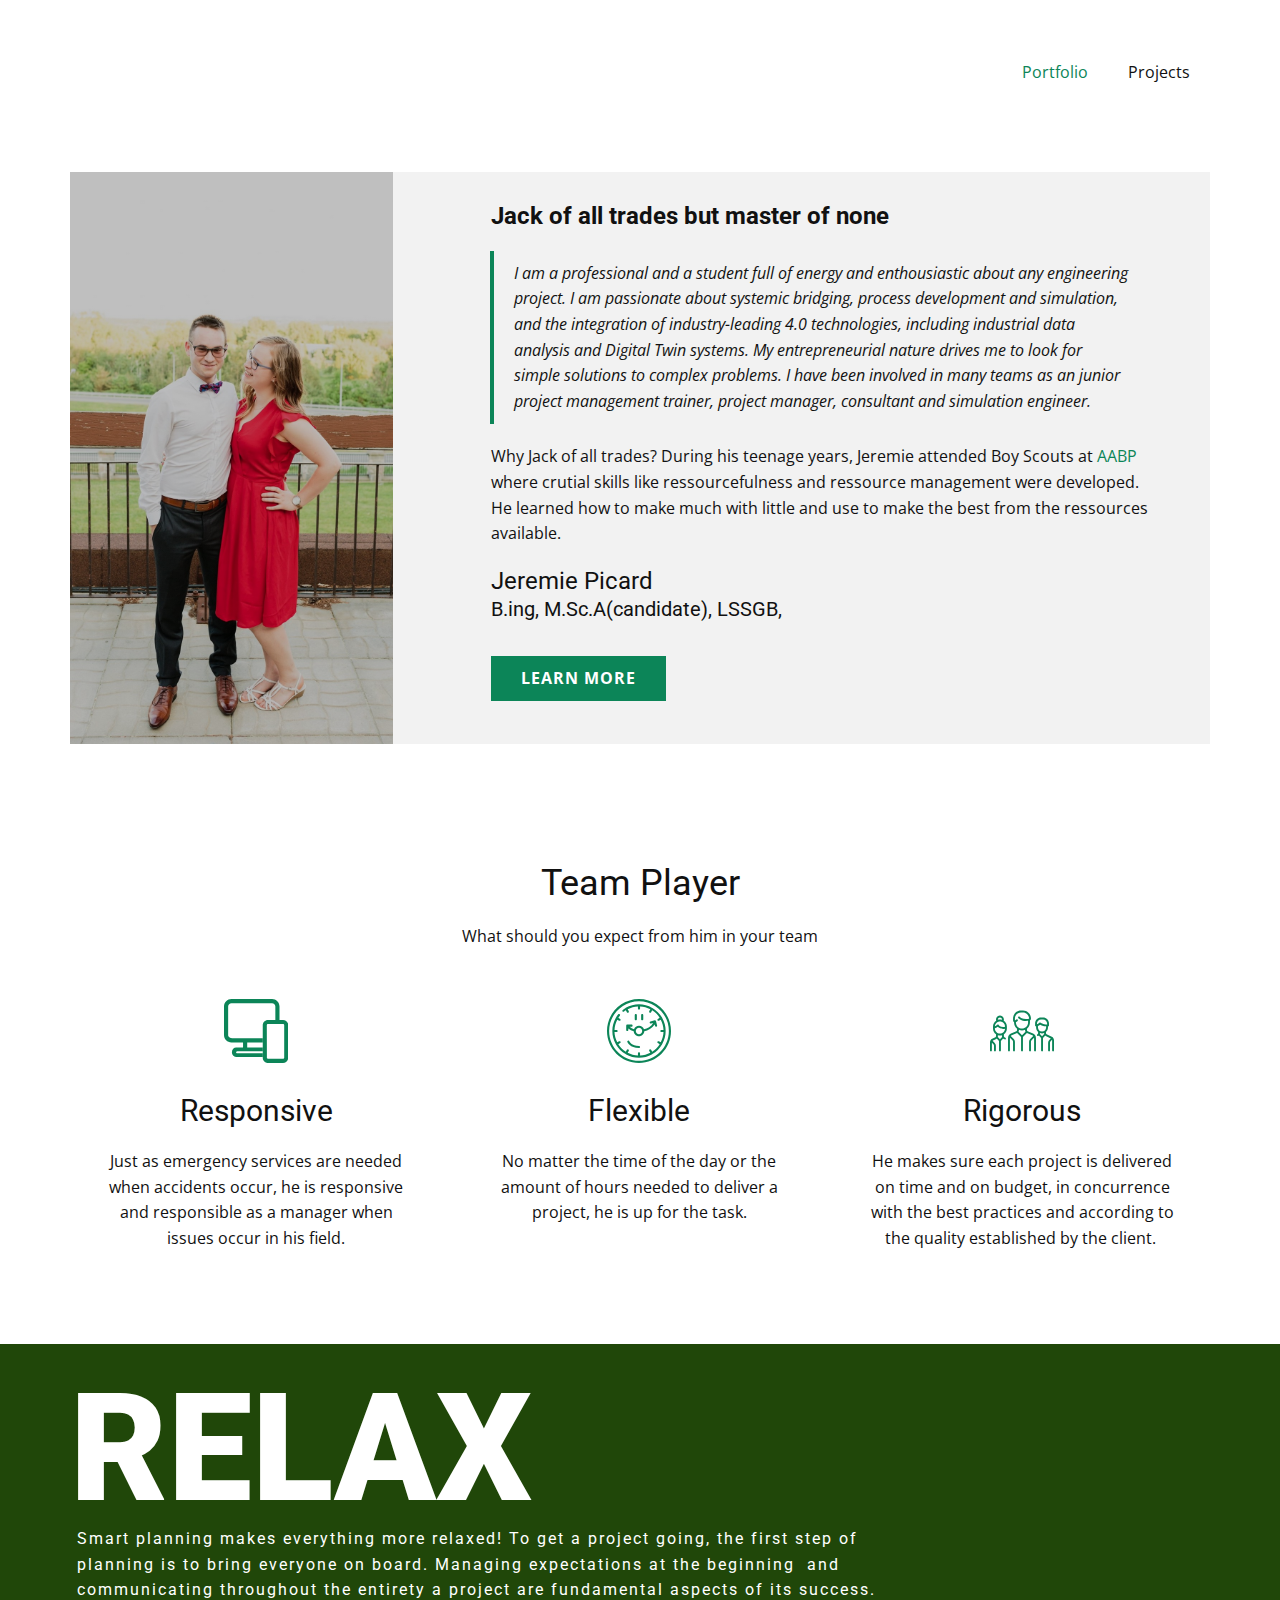
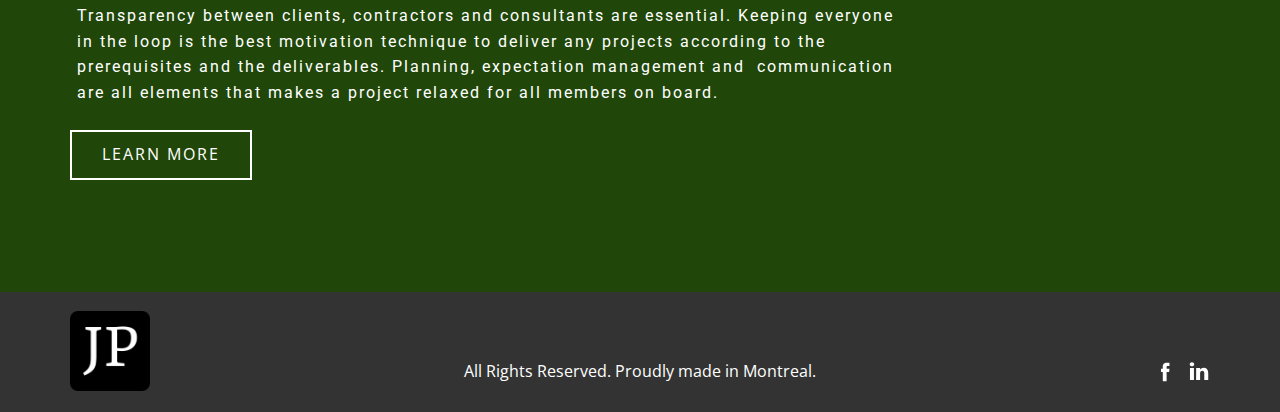
<file: Portfolio.html>
<!DOCTYPE html>
<html style="font-size: 16px;" lang="en-CA">
  <head>
    <meta name="viewport" content="width=device-width, initial-scale=1.0">
    <meta charset="utf-8">
    <meta name="keywords" content="Jack of all trades but master of none, Key Skills, Relax">
    <meta name="description" content="">
    <meta name="page_type" content="np-template-header-footer-from-plugin">
    <title>Portfolio</title>
    <link rel="stylesheet" href="nicepage.css" media="screen">
<link rel="stylesheet" href="Portfolio.css" media="screen">
    <script class="u-script" type="text/javascript" src="jquery.js" defer=""></script>
    <script class="u-script" type="text/javascript" src="nicepage.js" defer=""></script>
    <meta name="generator" content="Nicepage 2.26.5, nicepage.com">
    <link rel="icon" href="favicon-16x16.png">
    <link id="u-theme-google-font" rel="stylesheet" href="https://fonts.googleapis.com/css?family=Roboto:100,100i,300,300i,400,400i,500,500i,700,700i,900,900i|Open+Sans:300,300i,400,400i,600,600i,700,700i,800,800i">
    
    
    
    
    
    
    <script type="application/ld+json">{
		"@context": "http://schema.org",
		"@type": "Organization",
		"name": "Jeremie Picard Portfolio 2020",
		"url": "index.html",
		"logo": "images/apple-touch-icon.png",
		"sameAs": [
				"https://facebook.com/levraijeremie",
				"https://linkedin.com/in/jeremie-picard/"
		]
}</script>
    <meta property="og:title" content="Portfolio">
    <meta property="og:type" content="website">
    <meta name="theme-color" content="#0c8558">
    <link rel="canonical" href="index.html">
    <meta property="og:url" content="index.html">
  </head>
  <body class="u-body"><header class="u-clearfix u-header u-header" id="sec-664b"><div class="u-clearfix u-sheet u-sheet-1">
        <nav class="u-menu u-menu-dropdown u-offcanvas u-menu-1">
          <div class="menu-collapse" style="font-size: 1rem; letter-spacing: 0;">
            <a class="u-button-style u-custom-left-right-menu-spacing u-custom-padding-bottom u-custom-top-bottom-menu-spacing u-nav-link u-text-active-palette-1-base u-text-hover-palette-2-base" href="#">
              <svg><use xmlns:xlink="http://www.w3.org/1999/xlink" xlink:href="#menu-hamburger"></use></svg>
              <svg version="1.1" xmlns="http://www.w3.org/2000/svg" xmlns:xlink="http://www.w3.org/1999/xlink"><defs><symbol id="menu-hamburger" viewBox="0 0 16 16" style="width: 16px; height: 16px;"><rect y="1" width="16" height="2"></rect><rect y="7" width="16" height="2"></rect><rect y="13" width="16" height="2"></rect>
</symbol>
</defs></svg>
            </a>
          </div>
          <div class="u-nav-container">
            <ul class="u-nav u-unstyled u-nav-1"><li class="u-nav-item"><a class="u-button-style u-nav-link u-text-active-palette-1-base u-text-hover-palette-2-base" href="Portfolio.html" style="padding: 10px 20px;">Portfolio</a>
</li><li class="u-nav-item"><a class="u-button-style u-nav-link u-text-active-palette-1-base u-text-hover-palette-2-base" href="Projects.html" style="padding: 10px 20px;">Projects</a>
</li></ul>
          </div>
          <div class="u-nav-container-collapse">
            <div class="u-black u-container-style u-inner-container-layout u-opacity u-opacity-95 u-sidenav">
              <div class="u-menu-close"></div>
              <ul class="u-align-center u-nav u-popupmenu-items u-unstyled u-nav-2"><li class="u-nav-item"><a class="u-button-style u-nav-link" href="Portfolio.html">Portfolio</a>
</li><li class="u-nav-item"><a class="u-button-style u-nav-link" href="Projects.html">Projects</a>
</li></ul>
            </div>
            <div class="u-black u-menu-overlay u-opacity u-opacity-70"></div>
          </div>
        </nav>
      </div></header>
    <section class="u-clearfix u-section-1" id="sec-76e7">
      <div class="u-clearfix u-sheet u-sheet-1">
        <div class="u-clearfix u-expanded-width u-gutter-0 u-layout-wrap u-layout-wrap-1">
          <div class="u-layout" style="">
            <div class="u-layout-row" style="">
              <div class="u-align-left u-container-style u-image u-layout-cell u-left-cell u-shading u-size-17 u-size-xs-60 u-image-1" src="">
                <div class="u-container-layout u-container-layout-1" src=""></div>
              </div>
              <div class="u-align-left u-container-style u-grey-5 u-layout-cell u-right-cell u-size-43 u-size-xs-60 u-layout-cell-2">
                <div class="u-container-layout u-valign-top u-container-layout-2">
                  <h4 class="u-text u-text-1">Jack of all trades but master of none</h4>
                  <blockquote class="u-text u-text-2">I am a professional and a student full of energy and enthousiastic about any engineering project. I am passionate about systemic bridging, process development and simulation, and the integration of industry-leading 4.0 technologies, including industrial data analysis and Digital Twin systems. My entrepreneurial nature drives me to look for simple solutions to complex problems. I have been involved in many teams as an junior project management trainer, project manager, consultant and simulation engineer.</blockquote>
                  <p class="u-text u-text-3"> Why Jack of all trades? During his teenage years, Jeremie attended Boy Scouts at <a href="https://aventuriersdebadenpowell.org/" class="u-active-none u-border-none u-btn u-button-style u-hover-none u-none u-text-palette-1-base u-btn-1">AABP</a> where crutial skills like ressourcefulness and ressource management were developed. He learned how to make much with little and use to make the best from the ressources available.
                  </p>
                  <h4 class="u-text u-text-default u-text-4">Jeremie Picard</h4>
                  <h5 class="u-text u-text-default u-text-5">B.ing, M.Sc.A(candidate), LSSGB,</h5>
                  <a href="files/JeremiePicard.pdf" class="u-btn u-button-style u-file-link u-hover-palette-1-dark-1 u-palette-1-base u-btn-2">Learn MORE</a>
                </div>
              </div>
            </div>
          </div>
        </div>
      </div>
    </section>
    <section class="u-clearfix u-section-2" id="sec-d1e2">
      <div class="u-clearfix u-sheet u-sheet-1">
        <h2 class="u-align-center u-text u-text-1">Team Player</h2>
        <p class="u-align-center u-text u-text-2">What should you expect from him in your team</p>
        <div class="u-expanded-width u-list u-repeater u-list-1">
          <div class="u-align-center u-container-style u-list-item u-repeater-item">
            <div class="u-container-layout u-similar-container u-valign-top u-container-layout-1"><span class="u-icon u-icon-circle u-text-palette-1-base u-icon-1">
            <svg class="u-svg-link" preserveAspectRatio="xMidYMin slice" viewBox="0 0 128 128" style=""><use xmlns:xlink="http://www.w3.org/1999/xlink" xlink:href="#svg-a3cd"></use></svg>
            <svg xmlns="http://www.w3.org/2000/svg" xmlns:xlink="http://www.w3.org/1999/xlink" version="1.1" xml:space="preserve" class="u-svg-content" viewBox="0 0 128 128" id="svg-a3cd"><path d="m26.4 108.7c-1.2 0-2.2-1-2.2-2.2s1-2.2 4.7-2.2h48.7v-7.4h-31.2v-9.9h31.2v-8.4h-58.7c-7.7 0-10.6-3-10.6-6.6v-57.1c0-3.7 3-6.6 6.6-6.6h81.2c3.7 0 6.6 3 6.6 6.6v27h8.3v-27c0-8.2-6.7-14.9-14.9-14.9h-81.2c-8.2 0-14.9 6.7-14.9 14.9v57.1c0 8.2 6.7 14.9 14.9 14.9h23.2v10.1h-13.8c-4.3 0-8.5 3.7-8.5 9.5v0.2c0 4.6 3.7 9.3 8.3 9.3h53.5v-7.3h-51.2z"></path><path d="m118 41.9h-30c-5.8 0-10.5 4.7-10.5 10.6 0 0 0.1 66.3 0.1 66.4 0 4.3 5.1 9 10.4 9h30c5.6 0 10.2-4.4 10.5-10.1v-65.3c0-5.9-4.7-10.6-10.5-10.6zm2.4 75.5c-0.1 1.3-1.1 2.3-2.4 2.3h-30c-1 0-1.9-0.7-2.2-1.6l-0.2-65.6c0-1.3 1.1-2.4 2.4-2.4h30c1.3 0 2.4 1.1 2.4 2.4v64.9z"></path></svg>
          </span>
              <h3 class="u-text u-text-3">Responsive</h3>
              <p class="u-text u-text-default u-text-4">Just as emergency services are needed when accidents occur, he is responsive and responsible as a manager when issues occur in his field.</p>
            </div>
          </div>
          <div class="u-container-style u-list-item u-repeater-item">
            <div class="u-container-layout u-similar-container u-valign-top u-container-layout-2"><span class="u-icon u-icon-circle u-text-palette-1-base u-icon-2"><svg class="u-svg-link" preserveAspectRatio="xMidYMin slice" viewBox="0 0 60 60" style=""><use xmlns:xlink="http://www.w3.org/1999/xlink" xlink:href="#svg-8f42"></use></svg><svg xmlns="http://www.w3.org/2000/svg" xmlns:xlink="http://www.w3.org/1999/xlink" version="1.1" xml:space="preserve" class="u-svg-content" viewBox="0 0 60 60" id="svg-8f42" style="color: currentcolor;"><g id="Page-1" fill="none" fill-rule="evenodd"><g id="003---Schedule" fill="currentColor" fill-rule="nonzero"><path id="Shape" d="m30 0c-16.5685425 0-30 13.4314575-30 30s13.4314575 30 30 30 30-13.4314575 30-30c-.018737-16.5607751-13.4392249-29.98126296-30-30zm0 58c-15.463973 0-28-12.536027-28-28s12.536027-28 28-28 28 12.536027 28 28c-.0176345 15.4566626-12.5433374 27.9823655-28 28z"></path><path id="Shape" d="m24 25c0-.5522847-.4477153-1-1-1h-4c-.5441799.0190933-.9809067.4558201-1 1v4c0 .5522847.4477153 1 1 1s1-.4477153 1-1v-1.408c1.4662459 1.2482943 3.1806619 2.171284 5.03 2.708.146671 2.6318238 2.3198683 4.6928822 4.9557661 4.7000442 2.6358978.0071621 4.8202633-2.0420563 4.9812339-4.6730442 3.421-.843 7.4-2.633 9.739-6.378l.324 1.295c.1118468.444534.5116114.756103.97.756.0822727.0003241.1642562-.0097558.244-.03.5357071-.1342174.8611901-.677286.727-1.213l-1-4c-.1398441-.5315081-.6783365-.8542484-1.213-.727l-4 1c-.348821.0847423-.6254598.3499483-.7248402.6948844-.0993804.344936-.0062538.7166761.2440075.9740215.2502612.2573454.6192576.3608098.9668327.2710941l2.025-.506c-1.916 3.421-5.476 5.065-8.577 5.862-.6973403-1.9864184-2.57015-3.3183286-4.6754044-3.3250676s-3.9865526 1.3131543-4.6965956 3.2950676c-1.5129348-.4726464-2.9111547-1.2545053-4.106-2.296h1.786c.5522847 0 1-.4477153 1-1zm6 2c1.6568542 0 3 1.3431458 3 3s-1.3431458 3-3 3-3-1.3431458-3-3 1.3431458-3 3-3z"></path><path id="Shape" d="m20.926 39.623c-.2068307-.5122441-.7897559-.7598306-1.302-.5529999-.5122441.2068306-.7598306.7897558-.553 1.3019999.093.228 2.35 5.628 10.929 5.628.5522847 0 1-.4477153 1-1s-.4477153-1-1-1c-7.148 0-8.994-4.186-9.074-4.377z"></path><path id="Shape" d="m28 19v-4c0-.5522847-.4477153-1-1-1s-1 .4477153-1 1v4c0 .5522847.4477153 1 1 1s1-.4477153 1-1z"></path><path id="Shape" d="m34 19v-4c0-.5522847-.4477153-1-1-1s-1 .4477153-1 1v4c0 .5522847.4477153 1 1 1s1-.4477153 1-1z"></path><path id="Shape" d="m51.61 17.454c-2.1887202-3.7527426-5.3112574-6.8752798-9.064-9.064-.017-.012-.027-.03-.046-.041s-.04-.01-.059-.02c-7.6858967-4.43289753-17.1508241-4.43746977-24.841-.012-.0339277.00871156-.0673178.01939641-.1.032-.0302544.02347786-.0589794.0488628-.086.076-.9260248.53735973-1.8168331 1.13323599-2.667 1.784-.4368572.3385506-.5165506.9671428-.178 1.404s.9671428.5165506 1.404.178c.544-.422 1.1-.813 1.678-1.181l.983 1.7c.1773616.3119508.5082732.5049532.8671183.5057421s.6906021-.1907567.8693336-.5019247c.1787314-.3111679.1770325-.694247-.0044519-1.0038174l-.986-1.704c2.976732-1.55806501 6.2627357-2.43456039 9.62-2.566v1.96c0 .55228475.4477153 1 1 1s1-.44771525 1-1v-1.975c3.3570512.14250644 6.6412263 1.02450106 9.618 2.583l-.984 1.705c-.1814844.3095704-.1831833.6926495-.0044519 1.0038174.1787315.311168.5104885.5027136.8693336.5019247s.6897567-.1937913.8671183-.5057421l.983-1.7c2.8289556 1.8089591 5.2310409 4.2110444 7.04 7.04l-1.7.983c-.3119508.1773616-.5049532.5082732-.5057421.8671183s.1907567.6906021.5019247.8693336c.3111679.1787314.694247.1770325 1.0038174-.0044519l1.705-.984c1.55752 2.97633 2.4388211 6.2597828 2.581 9.616h-1.975c-.5522847 0-1 .4477153-1 1s.4477153 1 1 1h1.975c-.1425064 3.3570512-1.0245011 6.6412263-2.583 9.618l-1.705-.984c-.3095704-.1814844-.6926495-.1831833-1.0038174-.0044519-.311168.1787315-.5027136.5104885-.5019247.8693336s.1937913.6897567.5057421.8671183l1.7.983c-1.8089591 2.8289556-4.2110444 5.2310409-7.04 7.04l-.983-1.7c-.1773616-.3119508-.5082732-.5049532-.8671183-.5057421s-.6906021.1907567-.8693336.5019247c-.1787314.3111679-.1770325.694247.0044519 1.0038174l.984 1.705c-2.97633 1.55752-6.2597828 2.4388211-9.616 2.581v-1.975c0-.5522847-.4477153-1-1-1s-1 .4477153-1 1v1.975c-3.3570512-.1425064-6.6412263-1.0245011-9.618-2.583l.984-1.705c.1814844-.3095704.1831833-.6926495.0044519-1.0038174-.1787315-.311168-.5104885-.5027136-.8693336-.5019247s-.6897567.1937913-.8671183.5057421l-.983 1.7c-2.8289556-1.8089591-5.2310409-4.2110444-7.04-7.04l1.7-.983c.3119508-.1773616.5049532-.5082732.5057421-.8671183s-.1907567-.6906021-.5019247-.8693336c-.3111679-.1787314-.694247-.1770325-1.0038174.0044519l-1.7.984c-1.55925805-2.9759262-2.44227207-6.2593998-2.586-9.616h1.975c.55228475 0 1-.4477153 1-1s-.44771525-1-1-1h-1.957c.1493532-3.3528857 1.0302725-6.6325267 2.581-9.609l1.689.975c.3095704.1814844.6926495.1831833 1.0038174.0044519.311168-.1787315.5027136-.5104885.5019247-.8693336s-.1937913-.6897567-.5057421-.8671183l-1.689-.976c.4408417-.7032874.9202404-1.3816565 1.436-2.032.2236483-.2786672.2816406-.6554812.1521319-.9884998-.1295087-.3330187-.426843-.5716485-.78-.626s-.7084836.0838326-.9321319.3624998c-.75798001.9539693-1.4448297 1.9623516-2.055 3.017-.03622663.0335688-.0696697.0700217-.1.109-.01393957.0349845-.02595748.0707044-.036.107-4.42298185 7.6887232-4.41688553 17.1509825.016 24.834.01.019.009.04.02.059s.038.047.055.072c2.1886724 3.7412391 5.3058602 6.8542935 9.05 9.038.017.012.027.03.046.041s.058.022.087.036c7.6858599 4.4172794 17.1401401 4.4172794 24.826 0 .029-.014.059-.02.087-.036s.029-.029.046-.041c3.7441398-2.1837065 6.8613276-5.2967609 9.05-9.038.017-.025.039-.045.055-.072s.01-.04.02-.059c4.4387681-7.700117 4.4387681-17.181883 0-24.882-.01-.019-.009-.04-.02-.059s-.025-.029-.037-.046z"></path>
</g>
</g></svg>
            
            
          </span>
              <h3 class="u-align-center u-text u-text-5">Flexible</h3>
              <p class="u-align-center u-text u-text-default u-text-6">No matter the time of the day or the amount of hours needed to deliver a project, he is up for the task.</p>
            </div>
          </div>
          <div class="u-container-style u-list-item u-repeater-item">
            <div class="u-container-layout u-similar-container u-valign-top u-container-layout-3"><span class="u-icon u-icon-circle u-text-palette-1-base u-icon-3"><svg class="u-svg-link" preserveAspectRatio="xMidYMin slice" viewBox="0 0 511.999 511.999" style=""><use xmlns:xlink="http://www.w3.org/1999/xlink" xlink:href="#svg-8ccb"></use></svg><svg xmlns="http://www.w3.org/2000/svg" xmlns:xlink="http://www.w3.org/1999/xlink" version="1.1" xml:space="preserve" class="u-svg-content" viewBox="0 0 511.999 511.999" x="0px" y="0px" id="svg-8ccb" style="enable-background:new 0 0 511.999 511.999;"><g><g><path d="M344.214,276.755l-43.582-19.37c-3.079-1.368-5.067-4.429-5.067-7.797V237.62c14.64-11.665,24.05-29.628,24.05-49.758    v-16.847c4.823-2.665,8.016-7.815,8.016-13.583v-1.635c0-35.076-28.537-63.613-63.613-63.613h-16.032    c-35.076,0-63.613,28.537-63.613,63.613v14.835c0,5.07,2.182,9.663,5.985,12.602c0.645,0.498,1.324,0.936,2.031,1.315v3.312    c0,20.13,9.409,38.093,24.048,49.757v11.969c0,3.368-1.989,6.429-5.067,7.797l-43.582,19.37    c-14.273,6.343-23.496,20.535-23.496,36.154v99.404c0,4.142,3.358,7.5,7.5,7.5c4.142,0,7.5-3.358,7.5-7.5v-99.403    c0-0.869,0.062-1.728,0.152-2.58l20.082,20.082c3.125,3.126,4.847,7.281,4.847,11.702v70.2c0,4.142,3.358,7.5,7.5,7.5    c4.142,0,7.5-3.358,7.5-7.5v-70.2c0-8.427-3.281-16.349-9.24-22.308l-23.941-23.942c2.157-2.238,4.745-4.093,7.689-5.402    l42.847-19.043l31.775,31.775v109.119c0,4.142,3.358,7.5,7.5,7.5s7.5-3.358,7.5-7.5V303.194l31.775-31.775l42.846,19.042    c2.944,1.309,5.532,3.164,7.689,5.403l-23.941,23.941c-5.959,5.959-9.24,13.881-9.24,22.308v70.2c0,4.142,3.358,7.5,7.5,7.5    c4.142,0,7.5-3.358,7.5-7.5v-70.2c0-4.42,1.721-8.576,4.847-11.702l20.081-20.081c0.09,0.852,0.152,1.709,0.152,2.578v99.404    c0,4.142,3.358,7.5,7.5,7.5c4.142,0,7.5-3.358,7.5-7.5v-99.403C367.709,297.29,358.487,283.098,344.214,276.755z M256,289.481    l-27.881-27.882c2.12-3.567,3.317-7.694,3.317-12.011v-3.052c7.563,3.178,15.862,4.939,24.565,4.939s17.001-1.76,24.563-4.938    v3.051c0,4.318,1.197,8.444,3.318,12.012L256,289.481z M256.001,236.474c-26.805,0.001-48.613-21.807-48.613-48.612v-3.373    c4.68-1.855,9.248-4.807,13.621-8.842c3.043-2.809,3.234-7.554,0.424-10.598c-2.809-3.043-7.553-3.234-10.598-0.425    c-3.751,3.463-7.499,5.7-11.137,6.65c-0.088,0.023-0.153,0.033-0.199,0.037c-0.054-0.105-0.127-0.325-0.127-0.678v-14.835    c0-26.805,21.808-48.613,48.613-48.613h16.032c26.806,0,48.613,21.808,48.613,48.613v1.635c0,0.243-0.146,0.454-0.338,0.492    c-44.911,8.87-67.437-7.847-75.037-15.447c-2.929-2.929-7.678-2.929-10.606,0c-2.929,2.929-2.929,7.678,0,10.606    c23.29,23.29,57.275,23.71,77.965,21.224v13.553C304.614,214.666,282.806,236.474,256.001,236.474z"></path>
</g>
</g><g><g><path d="M135.242,235.961v-16.035c0-19.566-10.168-36.79-25.489-46.702c0.946-3.035,1.44-6.214,1.44-9.411    c0-17.396-14.152-31.548-31.548-31.548s-31.548,14.153-31.548,31.548c0,3.237,0.49,6.385,1.438,9.413    c-15.32,9.911-25.487,27.135-25.487,46.7v16.032c0,18.947,9.533,35.701,24.048,45.743v16.493c0,3.253-1.807,6.177-4.716,7.632    l-25.941,12.97C6.682,324.176,0,334.988,0,347.015v65.299c0,4.142,3.358,7.5,7.5,7.5s7.5-3.358,7.5-7.5v-62.055l12.218,12.218    c3.125,3.126,4.847,7.281,4.847,11.702v38.135c0,4.142,3.358,7.5,7.5,7.5c4.142,0,7.5-3.358,7.5-7.5v-38.135    c0-8.427-3.282-16.349-9.24-22.308L20.82,334.866c-0.082-0.082-0.17-0.153-0.254-0.23c1.067-0.942,2.264-1.762,3.582-2.422    l25.941-12.97c1.329-0.665,2.566-1.45,3.719-2.322l18.337,18.338v77.055c0,4.142,3.358,7.5,7.5,7.5c4.142,0,7.5-3.358,7.5-7.5    v-77.056l18.338-18.338c1.154,0.873,2.39,1.658,3.719,2.322l7.153,3.577c1.077,0.539,2.221,0.794,3.349,0.794    c2.751,0,5.4-1.52,6.714-4.147c1.853-3.705,0.351-8.21-3.354-10.062l-7.153-3.577c-2.91-1.455-4.717-4.379-4.717-7.631v-16.493    C125.709,271.662,135.242,254.907,135.242,235.961z M79.645,147.265c9.125,0,16.548,7.424,16.548,16.548    c0,1.005-0.09,1.99-0.262,2.955c-5.154-1.582-10.621-2.439-16.286-2.439c-5.657,0-11.117,0.854-16.263,2.432    c-0.173-0.965-0.285-1.945-0.285-2.948C63.097,154.688,70.52,147.265,79.645,147.265z M79.645,179.33    c22.385,0,40.597,18.212,40.597,40.597v2.718c-31.225,9.56-49.834-14.193-50.629-15.234c-1.305-1.739-3.3-2.827-5.468-2.981    c-2.168-0.152-4.298,0.641-5.835,2.178c-7.159,7.159-14.171,10.612-19.235,12.279C39.63,196.981,57.609,179.33,79.645,179.33z     M79.645,321.545l-17.331-17.331c0.506-1.934,0.783-3.95,0.783-6.019v-9.155c5.229,1.634,10.788,2.515,16.548,2.515    s11.319-0.881,16.548-2.515v9.155c0,2.069,0.277,4.086,0.783,6.019L79.645,321.545z M79.645,276.555    c-22.385,0-40.597-18.212-40.597-40.597v-1.554c5.981-1.374,14.849-4.567,24.1-12.007c3.273,3.088,7.951,6.876,13.908,10.125    c7.046,3.843,16.777,7.398,28.663,7.398c4.517,0,9.35-0.525,14.459-1.731C119.015,259.541,101.281,276.555,79.645,276.555z"></path>
</g>
</g><g><g><path d="M494.561,302.765l-41.973-20.987c-2.909-1.455-4.716-4.379-4.716-7.631v-10.629c9.825-8.723,16.032-21.435,16.032-35.575    v-8.537c0.173,0,0.343,0.005,0.516,0.005c4.142,0,7.5-3.358,7.5-7.5v-16.032c0-26.236-21.345-47.581-47.581-47.581h-16.032    c-26.236,0-47.581,21.345-47.581,47.581v16.032c0,4.142,3.358,7.5,7.5,7.5c0.062,0,0.242-0.002,0.516-0.013v8.545    c0,14.141,6.208,26.853,16.033,35.576v10.629c0,3.253-1.807,6.177-4.717,7.631c-3.705,1.852-5.207,6.357-3.354,10.062    c1.314,2.628,3.963,4.148,6.714,4.148c1.127,0,2.271-0.255,3.348-0.793c1.329-0.665,2.566-1.45,3.719-2.322l18.338,18.338v101.103    c0,4.142,3.358,7.5,7.5,7.5c4.142,0,7.5-3.358,7.5-7.5V311.21l18.337-18.338c1.154,0.873,2.39,1.658,3.719,2.322l40.615,20.308    l-12.319,12.319c-5.958,5.959-9.24,13.881-9.24,22.308v62.184c0,4.142,3.358,7.5,7.5,7.5c4.142,0,7.5-3.358,7.5-7.5v-62.184    c0-4.42,1.721-8.576,4.847-11.702l11.669-11.669c0.354,1.357,0.548,2.772,0.548,4.224v81.331c0,4.142,3.358,7.5,7.5,7.5    c4.142,0,7.5-3.358,7.5-7.5v-81.331C512,318.956,505.318,308.144,494.561,302.765z M375.725,202.868v-6.99h0.001    c0-17.965,14.616-32.581,32.581-32.581h16.032c17.965,0,32.581,14.616,32.581,32.581v8.331    c-32.603-1.759-52.278-14.446-52.469-14.571c-1.269-0.846-2.717-1.26-4.158-1.26c-1.936,0-3.856,0.748-5.306,2.197    C387.811,197.751,380.78,201.205,375.725,202.868z M416.323,297.497l-17.331-17.331c0.506-1.934,0.783-3.95,0.783-6.019v-1.597    c5.156,1.919,10.731,2.973,16.548,2.973c5.817,0,11.392-1.054,16.548-2.973v1.597c0,2.069,0.276,4.085,0.783,6.019    L416.323,297.497z M416.323,260.524c-17.965,0-32.581-14.615-32.581-32.581v-12.091h0c5.253-2.099,11.373-5.436,17.601-10.742    c7.876,4.098,24.354,11.181,47.561,13.521v9.312C448.904,245.908,434.288,260.524,416.323,260.524z"></path>
</g>
</g></svg>
            
            
          </span>
              <h3 class="u-align-center u-text u-text-7">Rigorous</h3>
              <p class="u-align-center u-text u-text-default u-text-8">He makes sure each project is delivered on time and on budget, in concurrence with the best practices and according to the quality established by the client.&nbsp;</p>
            </div>
          </div>
        </div>
      </div>
    </section>
    <section class="u-clearfix u-palette-3-base u-section-3" id="carousel_ee05">
      <div class="u-clearfix u-sheet u-sheet-1">
        <h1 class="u-text u-text-body-alt-color u-text-default u-text-1">Relax</h1>
        <p class="u-custom-font u-heading-font u-text u-text-body-alt-color u-text-2">Smart planning makes everything more relaxed! To get a project going, the first step of planning is to bring everyone on board. Managing expectations at the beginning&nbsp; and communicating throughout the entirety a project&nbsp;are fundamental aspects of its success. Transparency between clients, contractors and consultants are essential. Keeping everyone in the loop is the best motivation technique to deliver any projects according to the prerequisites and the deliverables. Planning, expectation management and&nbsp; communication are all elements that makes a project relaxed for all members on board.&nbsp;&nbsp;</p>
        <a href="https://fgt.net/formations-cours/gestion-par-projets-et-par-resultats-%e2%80%8bgestion-de-projets-1/" class="u-border-2 u-border-white u-btn u-btn-rectangle u-button-style u-none u-btn-1" target="_blank">learn more</a>
      </div>
    </section>
    
    
    
    <footer class="u-align-center-md u-align-center-sm u-align-center-xs u-clearfix u-footer u-grey-80" id="sec-46cd"><div class="u-clearfix u-sheet u-valign-middle-lg u-valign-middle-md u-valign-middle-xl u-sheet-1">
        <a href="https://nicepage.com" class="u-image u-logo u-image-1" data-image-width="180" data-image-height="180">
          <img src="images/apple-touch-icon.png" class="u-logo-image u-logo-image-1" data-image-width="80">
        </a>
        <div class="u-align-left u-social-icons u-spacing-10 u-social-icons-1">
          <a class="u-social-url" target="_blank" href="https://facebook.com/levraijeremie"><span class="u-icon u-icon-circle u-social-facebook u-social-type-logo u-icon-1"><svg class="u-svg-link" preserveAspectRatio="xMidYMin slice" viewBox="0 0 112 112" style=""><use xmlns:xlink="http://www.w3.org/1999/xlink" xlink:href="#svg-6702"></use></svg><svg xmlns="http://www.w3.org/2000/svg" xmlns:xlink="http://www.w3.org/1999/xlink" version="1.1" xml:space="preserve" class="u-svg-content" viewBox="0 0 112 112" x="0px" y="0px" id="svg-6702"><path d="M75.5,28.8H65.4c-1.5,0-4,0.9-4,4.3v9.4h13.9l-1.5,15.8H61.4v45.1H42.8V58.3h-8.8V42.4h8.8V32.2 c0-7.4,3.4-18.8,18.8-18.8h13.8v15.4H75.5z"></path></svg></span>
          </a>
          <a class="u-social-url" target="_blank" href="https://linkedin.com/in/jeremie-picard/"><span class="u-icon u-icon-circle u-social-linkedin u-social-type-logo u-icon-2"><svg class="u-svg-link" preserveAspectRatio="xMidYMin slice" viewBox="0 0 112 112" style=""><use xmlns:xlink="http://www.w3.org/1999/xlink" xlink:href="#svg-6b2b"></use></svg><svg xmlns="http://www.w3.org/2000/svg" xmlns:xlink="http://www.w3.org/1999/xlink" version="1.1" xml:space="preserve" class="u-svg-content" viewBox="0 0 112 112" x="0px" y="0px" id="svg-6b2b"><path d="M33.8,96.8H14.5v-58h19.3V96.8z M24.1,30.9L24.1,30.9c-6.6,0-10.8-4.5-10.8-10.1c0-5.8,4.3-10.1,10.9-10.1 S34.9,15,35.1,20.8C35.1,26.4,30.8,30.9,24.1,30.9z M103.3,96.8H84.1v-31c0-7.8-2.7-13.1-9.8-13.1c-5.3,0-8.5,3.6-9.9,7.1 c-0.6,1.3-0.6,3-0.6,4.8V97H44.5c0,0,0.3-52.6,0-58h19.3v8.2c2.6-3.9,7.2-9.6,17.4-9.6c12.7,0,22.2,8.4,22.2,26.1V96.8z"></path></svg></span>
          </a>
        </div>
        <p class="u-align-center-lg u-align-center-md u-align-center-xl u-text u-text-1">All Rights Reserved. Proudly made in Montreal. </p>
      </div></footer>
  </body>
</html>
</file>
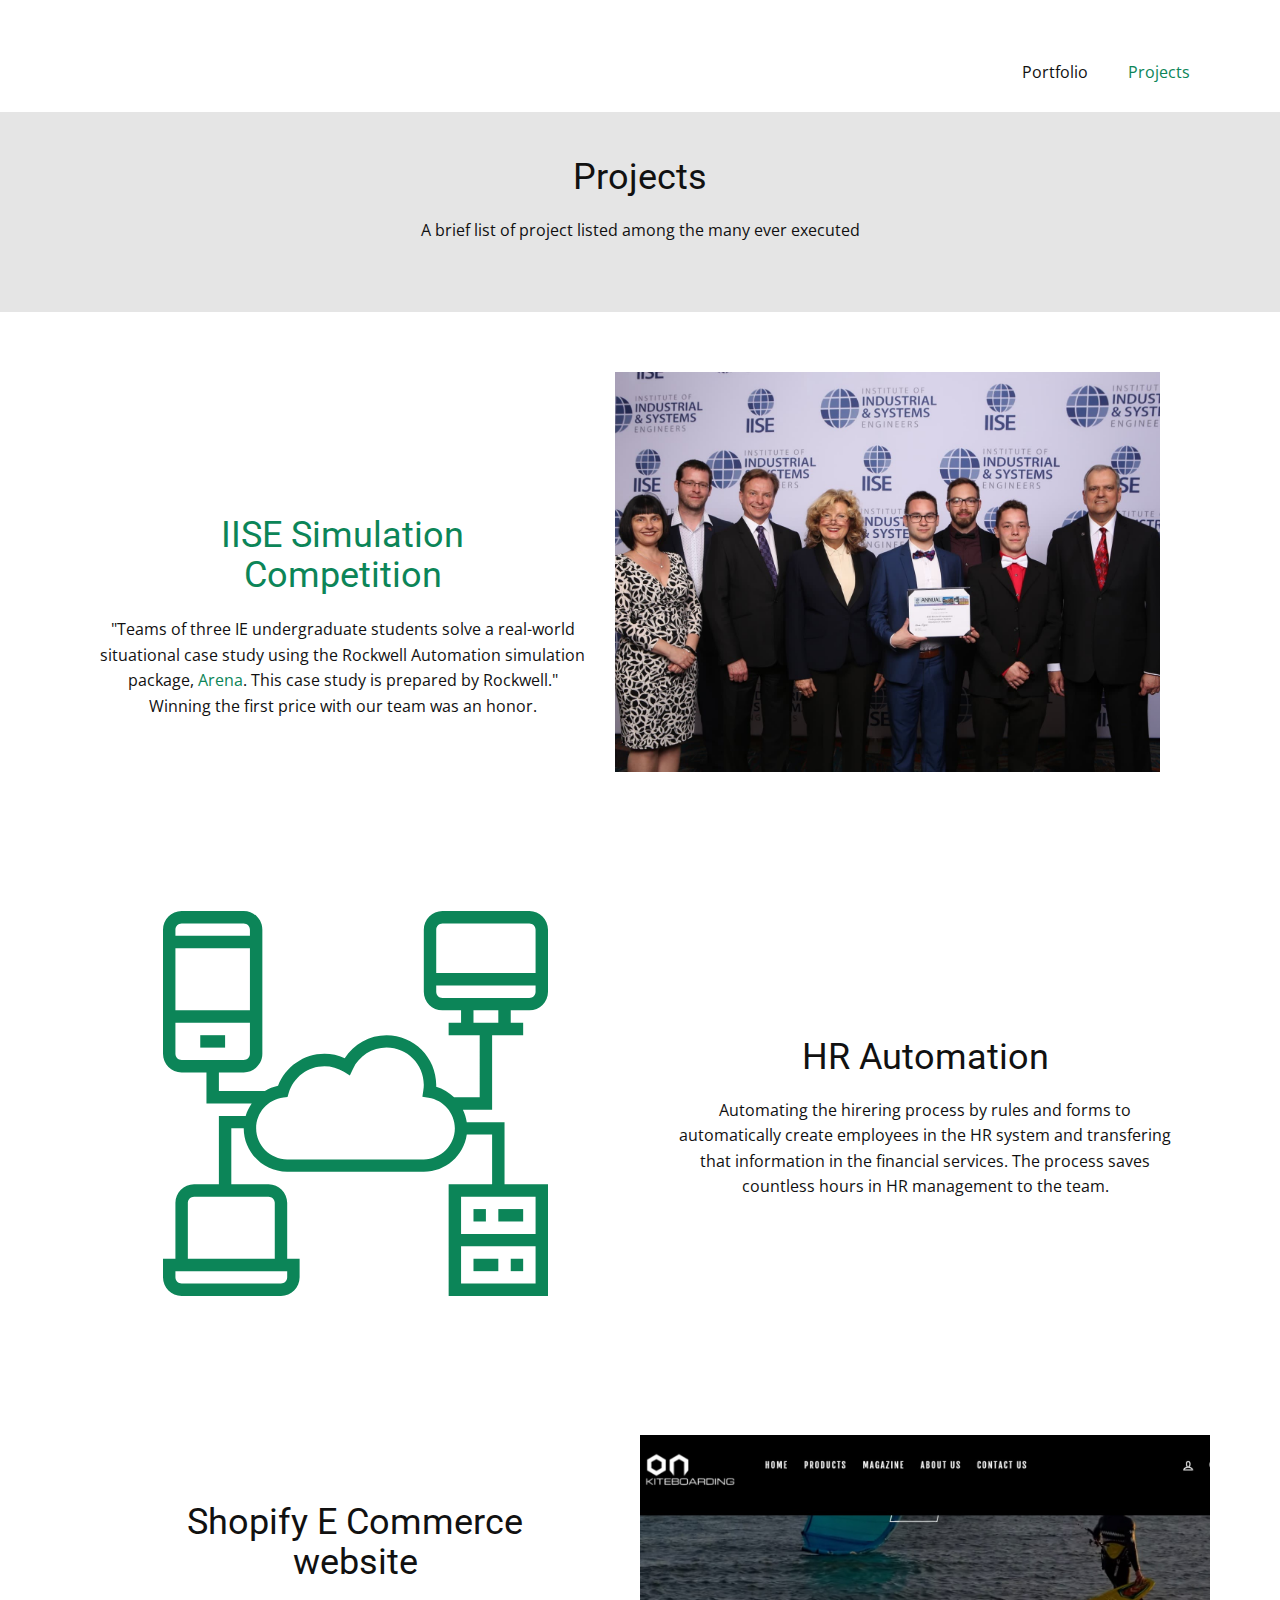
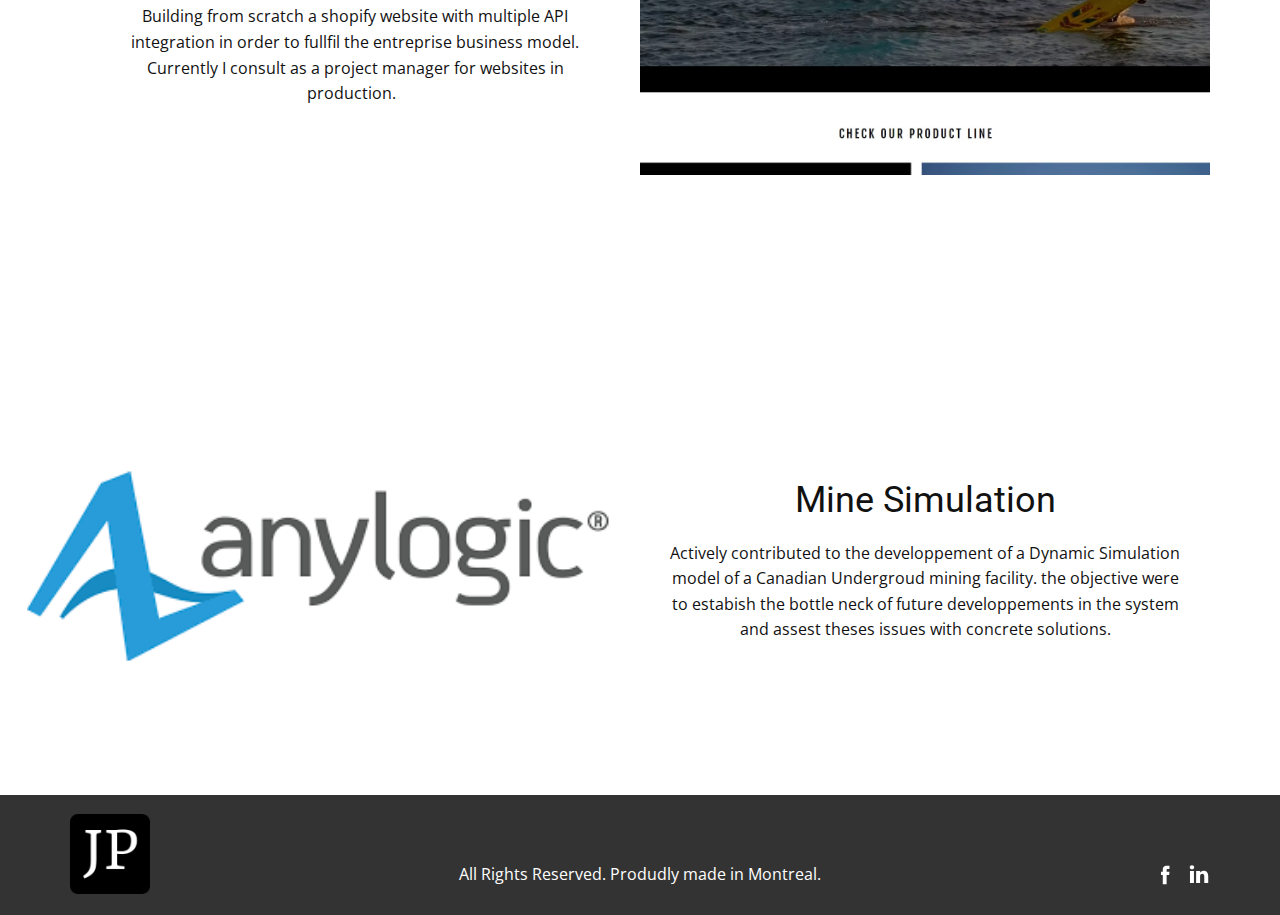
<file: Projects.html>
<!DOCTYPE html>
<html style="font-size: 16px;" lang="en-CA">
  <head>
    <meta name="viewport" content="width=device-width, initial-scale=1.0">
    <meta charset="utf-8">
    <meta name="keywords" content="Jeremie Picard Portfolio">
    <meta name="description" content="">
    <meta name="page_type" content="np-template-header-footer-from-plugin">
    <title>Projects</title>
    <link rel="stylesheet" href="nicepage.css" media="screen">
<link rel="stylesheet" href="Projects.css" media="screen">
    <script class="u-script" type="text/javascript" src="jquery.js" defer=""></script>
    <script class="u-script" type="text/javascript" src="nicepage.js" defer=""></script>
    <meta name="generator" content="Nicepage 2.26.5, nicepage.com">
    <link rel="icon" href="favicon-16x16.png">
    <link id="u-theme-google-font" rel="stylesheet" href="https://fonts.googleapis.com/css?family=Roboto:100,100i,300,300i,400,400i,500,500i,700,700i,900,900i|Open+Sans:300,300i,400,400i,600,600i,700,700i,800,800i">
    
    
    
    
    
    
    <script type="application/ld+json">{
		"@context": "http://schema.org",
		"@type": "Organization",
		"name": "Jeremie Picard Portfolio 2020",
		"url": "index.html",
		"logo": "images/apple-touch-icon.png",
		"sameAs": [
				"https://facebook.com/levraijeremie",
				"https://linkedin.com/in/jeremie-picard/"
		]
}</script>
    <meta property="og:title" content="Projects">
    <meta property="og:type" content="website">
    <meta name="theme-color" content="#0c8558">
    <link rel="canonical" href="index.html">
    <meta property="og:url" content="index.html">
  </head>
  <body class="u-body"><header class="u-clearfix u-header u-header" id="sec-664b"><div class="u-clearfix u-sheet u-sheet-1">
        <nav class="u-menu u-menu-dropdown u-offcanvas u-menu-1">
          <div class="menu-collapse" style="font-size: 1rem; letter-spacing: 0;">
            <a class="u-button-style u-custom-left-right-menu-spacing u-custom-padding-bottom u-custom-top-bottom-menu-spacing u-nav-link u-text-active-palette-1-base u-text-hover-palette-2-base" href="#">
              <svg><use xmlns:xlink="http://www.w3.org/1999/xlink" xlink:href="#menu-hamburger"></use></svg>
              <svg version="1.1" xmlns="http://www.w3.org/2000/svg" xmlns:xlink="http://www.w3.org/1999/xlink"><defs><symbol id="menu-hamburger" viewBox="0 0 16 16" style="width: 16px; height: 16px;"><rect y="1" width="16" height="2"></rect><rect y="7" width="16" height="2"></rect><rect y="13" width="16" height="2"></rect>
</symbol>
</defs></svg>
            </a>
          </div>
          <div class="u-nav-container">
            <ul class="u-nav u-unstyled u-nav-1"><li class="u-nav-item"><a class="u-button-style u-nav-link u-text-active-palette-1-base u-text-hover-palette-2-base" href="Portfolio.html" style="padding: 10px 20px;">Portfolio</a>
</li><li class="u-nav-item"><a class="u-button-style u-nav-link u-text-active-palette-1-base u-text-hover-palette-2-base" href="Projects.html" style="padding: 10px 20px;">Projects</a>
</li></ul>
          </div>
          <div class="u-nav-container-collapse">
            <div class="u-black u-container-style u-inner-container-layout u-opacity u-opacity-95 u-sidenav">
              <div class="u-menu-close"></div>
              <ul class="u-align-center u-nav u-popupmenu-items u-unstyled u-nav-2"><li class="u-nav-item"><a class="u-button-style u-nav-link" href="Portfolio.html">Portfolio</a>
</li><li class="u-nav-item"><a class="u-button-style u-nav-link" href="Projects.html">Projects</a>
</li></ul>
            </div>
            <div class="u-black u-menu-overlay u-opacity u-opacity-70"></div>
          </div>
        </nav>
      </div></header>
    <section class="u-clearfix u-grey-10 u-section-1" id="sec-4263">
      <div class="u-clearfix u-sheet u-valign-middle u-sheet-1">
        <div class="u-border-no-bottom u-border-no-left u-border-no-right u-border-no-top u-container-style u-group u-group-1">
          <div class="u-container-layout u-container-layout-1">
            <h2 class="u-align-center u-text u-text-1">Projects</h2>
            <p class="u-align-center u-text u-text-2">A brief list of project listed among the many ever executed</p>
          </div>
        </div>
      </div>
    </section>
    <section class="u-clearfix u-section-2" id="sec-8ceb">
      <div class="u-clearfix u-sheet u-sheet-1">
        <div class="u-clearfix u-layout-wrap u-layout-wrap-1">
          <div class="u-layout">
            <div class="u-layout-row">
              <div class="u-container-style u-layout-cell u-left-cell u-size-30 u-layout-cell-1">
                <div class="u-container-layout u-container-layout-1">
                  <h2 class="u-align-center u-text u-text-default u-text-1">
                    <a href="https://www.iise.org/Details.aspx?id=3382" class="u-active-none u-border-none u-btn u-button-style u-hover-none u-none u-text-palette-1-base u-btn-1">IISE Simulation Competition</a>
                    <br>
                  </h2>
                  <p class="u-align-center u-text u-text-default u-text-2">"Teams of three IE undergraduate students solve a real-world situational case study using the Rockwell Automation simulation package,&nbsp;<a title="Arena" href="http://www.arenasimulation.com/" target="_blank" class="u-active-none u-border-none u-btn u-button-style u-hover-none u-none u-text-palette-1-base u-btn-2">Arena</a>. This case study is prepared by Rockwell." Winning the first price with our team was an honor.
                  </p>
                </div>
              </div>
              <div class="u-container-style u-image u-layout-cell u-right-cell u-size-30 u-image-1">
                <div class="u-container-layout u-container-layout-2"></div>
              </div>
            </div>
          </div>
        </div>
      </div>
    </section>
    <section class="u-clearfix u-section-3" id="sec-4d8d">
      <div class="u-clearfix u-sheet u-sheet-1">
        <div class="u-clearfix u-expanded-width u-layout-wrap u-layout-wrap-1">
          <div class="u-layout">
            <div class="u-layout-row">
              <div class="u-container-style u-layout-cell u-left-cell u-size-30 u-layout-cell-1">
                <div class="u-container-layout u-valign-middle u-container-layout-1"><span class="u-icon u-icon-circle u-text-palette-1-base u-icon-1"><svg class="u-svg-link" preserveAspectRatio="xMidYMin slice" viewBox="0 0 496 496" style=""><use xmlns:xlink="http://www.w3.org/1999/xlink" xlink:href="#svg-afd6"></use></svg><svg xmlns="http://www.w3.org/2000/svg" xmlns:xlink="http://www.w3.org/1999/xlink" version="1.1" xml:space="preserve" class="u-svg-content" viewBox="0 0 496 496" id="svg-afd6"><path d="m48 160h32v16h-32zm0 0"></path><path d="m472 128c13.230469 0 24-10.769531 24-24v-80c0-13.230469-10.769531-24-24-24h-112c-13.230469 0-24 10.769531-24 24v80c0 13.230469 10.769531 24 24 24h24v16h-16v16h40v80h-33.015625c-6.382813-6.230469-14.242187-11-23.039063-13.625.039063-.808594.054688-1.589844.054688-2.375 0-35.289062-28.710938-64-64-64-21.894531 0-42.246094 11.390625-53.902344 29.609375-8.210937-3.6875-17.089844-5.609375-26.097656-5.609375-26.550781 0-50.457031 16.734375-59.808594 41.28125-6.078125 1.304688-11.742187 3.640625-16.886718 6.71875h-59.304688v-24h32c13.230469 0 24-10.769531 24-24v-160c0-13.230469-10.769531-24-24-24h-80c-13.230469 0-24 10.769531-24 24v160c0 13.230469 10.769531 24 24 24h32v40h58.289062c-3.402343 4.855469-6.042968 10.214844-7.777343 16h-34.511719v88h-32c-13.230469 0-24 10.769531-24 24v72h-16v24c0 13.230469 10.769531 24 24 24h128c13.230469 0 24-10.769531 24-24v-24h-16v-72c0-13.230469-10.769531-24-24-24h-48v-72h16c0 30.871094 25.128906 56 56 56h176c28.152344 0 51.457031-20.910156 55.359375-48h32.640625v64h-56v144h128v-144h-56v-80h-48.671875c-.832031-5.632812-2.558594-10.992188-4.976563-16h37.648438v-96h40v-16h-16v-16zm-360 0h-96v-80h96zm-88-112h80c4.414062 0 8 3.585938 8 8v8h-96v-8c0-4.414062 3.585938-8 8-8zm-8 168v-40h96v40c0 4.414062-3.585938 8-8 8h-80c-4.414062 0-8-3.585938-8-8zm144 288c0 4.414062-3.585938 8-8 8h-128c-4.414062 0-8-3.585938-8-8v-8h144zm-16-96v72h-112v-72c0-4.414062 3.585938-8 8-8h96c4.414062 0 8 3.585938 8 8zm240 104v-48h96v48zm96-64h-96v-48h96zm-144-96h-176c-22.054688 0-40-17.945312-40-40 0-20.222656 15.136719-37.28125 35.199219-39.679688l5.25-.632812 1.480469-5.078125c5.917968-20.378906 24.871093-34.609375 46.070312-34.609375 8.832031 0 17.503906 2.480469 25.105469 7.160156l7.636719 4.710938 3.808593-8.136719c7.875-16.855469 24.929688-27.734375 43.449219-27.734375 26.472656 0 48 21.527344 48 48 0 2.207031-.199219 4.558594-.632812 7.398438l-1.207032 7.914062 7.910156 1.199219c19.34375 2.953125 33.929688 19.929687 33.929688 39.488281 0 22.054688-17.945312 40-40 40zm24-304h112c4.414062 0 8 3.585938 8 8v56h-128v-56c0-4.414062 3.585938-8 8-8zm-8 88v-8h128v8c0 4.414062-3.585938 8-8 8h-112c-4.414062 0-8-3.585938-8-8zm80 40h-32v-16h32zm0 0"></path><path d="m400 384h16v16h-16zm0 0"></path><path d="m448 448h16v16h-16zm0 0"></path><path d="m432 384h32v16h-32zm0 0"></path><path d="m400 448h32v16h-32zm0 0"></path></svg></span>
                </div>
              </div>
              <div class="u-container-style u-layout-cell u-right-cell u-size-30 u-layout-cell-2">
                <div class="u-container-layout u-container-layout-2">
                  <h2 class="u-align-center u-text u-text-default u-text-1">HR Automation</h2>
                  <p class="u-align-center u-text u-text-default u-text-2"> Automating the hirering process by rules and forms to automatically create employees in the HR system and transfering that information in the financial services. The process saves countless hours in HR management to the team.</p>
                </div>
              </div>
            </div>
          </div>
        </div>
      </div>
    </section>
    <section class="u-clearfix u-section-4" id="sec-2c85">
      <div class="u-clearfix u-sheet u-sheet-1">
        <div class="u-clearfix u-layout-wrap u-layout-wrap-1">
          <div class="u-layout">
            <div class="u-layout-row">
              <div class="u-container-style u-layout-cell u-left-cell u-size-30 u-layout-cell-1">
                <div class="u-container-layout u-valign-middle u-container-layout-1">
                  <h2 class="u-align-center u-text u-text-default u-text-1">Shopify E Commerce website<br>
                  </h2>
                  <p class="u-align-center u-text u-text-default u-text-2">Building from scratch a shopify website with multiple API integration in order to fullfil the entreprise business model. Currently I consult as a project manager for websites in production.&nbsp;&nbsp;</p>
                </div>
              </div>
              <div class="u-container-style u-image u-layout-cell u-right-cell u-size-30 u-image-1">
                <div class="u-container-layout u-container-layout-2"></div>
              </div>
            </div>
          </div>
        </div>
      </div>
    </section>
    <section class="u-clearfix u-section-5" id="sec-d004">
      <div class="u-clearfix u-sheet u-sheet-1">
        <div class="u-clearfix u-expanded-width u-layout-wrap u-layout-wrap-1">
          <div class="u-layout">
            <div class="u-layout-row">
              <div class="u-container-style u-layout-cell u-left-cell u-size-30 u-layout-cell-1">
                <div class="u-container-layout u-valign-middle u-container-layout-1">
                  <img class="u-expand-resize u-image u-image-1" src="images/tlchargement.png">
                </div>
              </div>
              <div class="u-container-style u-layout-cell u-right-cell u-size-30 u-layout-cell-2">
                <div class="u-container-layout u-container-layout-2">
                  <h2 class="u-align-center u-text u-text-default u-text-1">Mine Simulation</h2>
                  <p class="u-align-center u-text u-text-default u-text-2">Actively contributed to the developpement of a Dynamic Simulation model of a Canadian Undergroud mining facility. the objective were to estabish the bottle neck of future developpements in the system and assest theses issues with concrete solutions.</p>
                </div>
              </div>
            </div>
          </div>
        </div>
      </div>
    </section>
    
    
    <footer class="u-align-center-md u-align-center-sm u-align-center-xs u-clearfix u-footer u-grey-80" id="sec-46cd"><div class="u-clearfix u-sheet u-valign-middle-lg u-valign-middle-md u-valign-middle-xl u-sheet-1">
        <a href="https://nicepage.com" class="u-image u-logo u-image-1" data-image-width="180" data-image-height="180">
          <img src="images/apple-touch-icon.png" class="u-logo-image u-logo-image-1" data-image-width="80">
        </a>
        <div class="u-align-left u-social-icons u-spacing-10 u-social-icons-1">
          <a class="u-social-url" target="_blank" href="https://facebook.com/levraijeremie"><span class="u-icon u-icon-circle u-social-facebook u-social-type-logo u-icon-1"><svg class="u-svg-link" preserveAspectRatio="xMidYMin slice" viewBox="0 0 112 112" style=""><use xmlns:xlink="http://www.w3.org/1999/xlink" xlink:href="#svg-6702"></use></svg><svg xmlns="http://www.w3.org/2000/svg" xmlns:xlink="http://www.w3.org/1999/xlink" version="1.1" xml:space="preserve" class="u-svg-content" viewBox="0 0 112 112" x="0px" y="0px" id="svg-6702"><path d="M75.5,28.8H65.4c-1.5,0-4,0.9-4,4.3v9.4h13.9l-1.5,15.8H61.4v45.1H42.8V58.3h-8.8V42.4h8.8V32.2 c0-7.4,3.4-18.8,18.8-18.8h13.8v15.4H75.5z"></path></svg></span>
          </a>
          <a class="u-social-url" target="_blank" href="https://linkedin.com/in/jeremie-picard/"><span class="u-icon u-icon-circle u-social-linkedin u-social-type-logo u-icon-2"><svg class="u-svg-link" preserveAspectRatio="xMidYMin slice" viewBox="0 0 112 112" style=""><use xmlns:xlink="http://www.w3.org/1999/xlink" xlink:href="#svg-6b2b"></use></svg><svg xmlns="http://www.w3.org/2000/svg" xmlns:xlink="http://www.w3.org/1999/xlink" version="1.1" xml:space="preserve" class="u-svg-content" viewBox="0 0 112 112" x="0px" y="0px" id="svg-6b2b"><path d="M33.8,96.8H14.5v-58h19.3V96.8z M24.1,30.9L24.1,30.9c-6.6,0-10.8-4.5-10.8-10.1c0-5.8,4.3-10.1,10.9-10.1 S34.9,15,35.1,20.8C35.1,26.4,30.8,30.9,24.1,30.9z M103.3,96.8H84.1v-31c0-7.8-2.7-13.1-9.8-13.1c-5.3,0-8.5,3.6-9.9,7.1 c-0.6,1.3-0.6,3-0.6,4.8V97H44.5c0,0,0.3-52.6,0-58h19.3v8.2c2.6-3.9,7.2-9.6,17.4-9.6c12.7,0,22.2,8.4,22.2,26.1V96.8z"></path></svg></span>
          </a>
        </div>
        <p class="u-align-center-lg u-align-center-md u-align-center-xl u-text u-text-1">All Rights Reserved. Produdly made in Montreal. </p>
      </div></footer>
  </body>
</html>
</file>
<file: Portfolio.css>
.u-section-1 .u-sheet-1 {min-height: 692px}
.u-section-1 .u-layout-wrap-1 {margin: 60px auto 60px 0}
.u-section-1 .u-image-1 {min-height: 572px; background-image: linear-gradient(0deg, rgba(0,0,0,0.25), rgba(0,0,0,0.25)), url("images/80626747_2565529323515392_6157836737037991936_o.jpg"); background-position: 50% 50%}
.u-section-1 .u-container-layout-1 {padding: 30px 60px}
.u-section-1 .u-layout-cell-2 {min-height: 572px}
.u-section-1 .u-container-layout-2 {padding: 30px 60px}
.u-section-1 .u-text-1 {font-weight: 700; margin: 0 0 0 38px}
.u-section-1 .u-text-2 {background-image: none; margin: 20px 1px 0 37px}
.u-section-1 .u-text-3 {margin: 20px 0 0 38px}
.u-section-1 .u-btn-1 {padding: 0}
.u-section-1 .u-text-4 {margin: 20px auto 0 38px}
.u-section-1 .u-text-5 {margin: 1px auto 0 38px}
.u-section-1 .u-btn-2 {border-style: none; font-weight: 700; text-transform: uppercase; letter-spacing: 1px; margin: 35px auto 0 38px} 

@media (max-width: 1199px){ .u-section-1 .u-sheet-1 {min-height: 570px}
.u-section-1 .u-layout-wrap-1 {margin-right: initial; margin-left: initial}
.u-section-1 .u-image-1 {min-height: 472px}
.u-section-1 .u-layout-cell-2 {min-height: 472px}
.u-section-1 .u-btn-2 {margin-left: 0} }

@media (max-width: 991px){ .u-section-1 .u-sheet-1 {min-height: 437px}
.u-section-1 .u-image-1 {min-height: 362px}
.u-section-1 .u-container-layout-1 {padding-left: 30px; padding-right: 30px}
.u-section-1 .u-layout-cell-2 {min-height: 100px}
.u-section-1 .u-container-layout-2 {padding-left: 30px; padding-right: 30px} }

@media (max-width: 767px){ .u-section-1 .u-sheet-1 {min-height: 328px}
.u-section-1 .u-image-1 {min-height: 958px}
.u-section-1 .u-container-layout-1 {padding-left: 10px; padding-right: 10px}
.u-section-1 .u-container-layout-2 {padding-left: 10px; padding-right: 10px} }

@media (max-width: 575px){ .u-section-1 .u-sheet-1 {min-height: 207px}
.u-section-1 .u-image-1 {min-height: 342px} }.u-section-2 .u-sheet-1 {min-height: 539px}
.u-section-2 .u-text-1 {width: 740px; margin: 60px auto 0}
.u-section-2 .u-text-2 {margin: 20px 200px 0}
.u-section-2 .u-list-1 {min-height: 315px; grid-gap: 10px 10px; grid-template-columns: calc(33.3333% - 7px) calc(33.3333% - 7px) calc(33.3333% - 7px); grid-template-rows: auto; margin: 20px auto 60px 0}
.u-section-2 .u-container-layout-1 {padding: 30px}
.u-section-2 .u-icon-1 {height: 64px; width: 64px; margin: 0 auto}
.u-section-2 .u-text-3 {margin: 30px 0 0}
.u-section-2 .u-text-4 {margin: 20px 0 0}
.u-section-2 .u-container-layout-2 {padding: 30px}
.u-section-2 .u-icon-2 {height: 64px; width: 64px; margin: 0 auto}
.u-section-2 .u-text-5 {margin: 30px 0 0}
.u-section-2 .u-text-6 {margin: 20px 0 0}
.u-section-2 .u-container-layout-3 {padding: 30px}
.u-section-2 .u-icon-3 {height: 64px; width: 64px; margin: 0 auto}
.u-section-2 .u-text-7 {margin: 30px 0 0}
.u-section-2 .u-text-8 {margin: 20px 0 0} 

@media (max-width: 1199px){ .u-section-2 .u-sheet-1 {min-height: 484px}
.u-section-2 .u-text-2 {width: 740px}
.u-section-2 .u-list-1 {min-height: 259px; grid-template-columns: repeat(3, calc(33.333333333333336% - 7px)); height: auto; margin-right: initial; margin-left: initial} }

@media (max-width: 991px){ .u-section-2 .u-sheet-1 {min-height: 820px}
.u-section-2 .u-text-1 {width: 720px}
.u-section-2 .u-text-2 {width: 720px}
.u-section-2 .u-list-1 {min-height: 595px; grid-template-columns: repeat(2, calc(((100% - 720px) / 2)  + 355px)); margin-right: initial; margin-left: initial} }

@media (max-width: 767px){ .u-section-2 .u-text-1 {width: 540px}
.u-section-2 .u-text-2 {width: 540px}
.u-section-2 .u-list-1 {grid-template-columns: 100%; margin-right: initial; margin-left: initial}
.u-section-2 .u-container-layout-1 {padding-left: 10px; padding-right: 10px}
.u-section-2 .u-container-layout-2 {padding-left: 10px; padding-right: 10px}
.u-section-2 .u-container-layout-3 {padding-left: 10px; padding-right: 10px} }

@media (max-width: 575px){ .u-section-2 .u-text-1 {width: 340px}
.u-section-2 .u-text-2 {width: 340px; margin-left: 100px; margin-right: 100px} }.u-section-3 {background-image: none}
.u-section-3 .u-sheet-1 {min-height: 548px}
.u-section-3 .u-text-1 {font-weight: 900; font-size: 9.375rem; text-transform: uppercase; line-height: 0.6; margin: 60px auto 0 0}
.u-section-3 .u-text-2 {letter-spacing: 2px; margin: 32px 308px 0 7px}
.u-section-3 .u-btn-1 {border-style: solid; background-image: none; text-transform: uppercase; letter-spacing: 2px; margin: 25px auto 60px 0} 

@media (max-width: 1199px){ .u-section-3 .u-text-2 {margin-right: 108px} }

@media (max-width: 991px){ .u-section-3 .u-text-2 {margin-right: 0} }

@media (max-width: 767px){ .u-section-3 .u-text-1 {font-size: 6rem} }

@media (max-width: 575px){ .u-section-3 .u-text-1 {font-size: 4.5rem} }.u-section-4 .u-sheet-1 {min-height: 750px}
.u-section-4 .u-group-1 {min-height: 156px; width: 800px; margin: 50px auto 0}
.u-section-4 .u-container-layout-1 {padding: 30px 60px}
.u-section-4 .u-text-1 {margin: 0}
.u-section-4 .u-text-2 {margin: 20px 0 0}
.u-section-4 .u-list-1 {min-height: 467px; grid-gap: 10px 10px; grid-template-columns: calc(33.3333% - 7px) calc(33.3333% - 7px) calc(33.3333% - 7px); grid-template-rows: auto; margin: 27px auto 50px 0}
.u-section-4 .u-container-layout-2 {padding: 30px}
.u-section-4 .u-image-1 {width: 111px; height: 111px; background-image: url("[data-uri]"); background-position: 50% 50%; margin: 0 auto}
.u-section-4 .u-text-3 {margin: 20px 0 0}
.u-section-4 .u-text-4 {font-weight: 700; margin: 20px auto 0}
.u-section-4 .u-text-5 {width: 240px; margin: 20px auto 0}
.u-section-4 .u-container-layout-3 {padding: 30px}
.u-section-4 .u-image-2 {width: 111px; height: 111px; background-image: url("[data-uri]"); background-position: 50% 50%; margin: 0 auto}
.u-section-4 .u-text-6 {margin: 20px 0 0}
.u-section-4 .u-text-7 {font-weight: 700; margin: 20px auto 0}
.u-section-4 .u-text-8 {width: 240px; margin: 20px auto 0}
.u-section-4 .u-container-layout-4 {padding: 30px}
.u-section-4 .u-image-3 {width: 111px; height: 111px; background-image: url("[data-uri]"); background-position: 50% 50%; margin: 0 auto}
.u-section-4 .u-text-9 {margin: 20px 0 0}
.u-section-4 .u-text-10 {font-weight: 700; margin: 20px auto 0}
.u-section-4 .u-text-11 {width: 240px; margin: 20px auto 0} 

@media (max-width: 1199px){ .u-section-4 .u-sheet-1 {min-height: 668px}
.u-section-4 .u-list-1 {min-height: 385px; grid-template-columns: repeat(3, calc(33.333333333333336% - 7px)); height: auto; margin-right: initial; margin-left: initial} }

@media (max-width: 991px){ .u-section-4 .u-sheet-1 {min-height: 1168px}
.u-section-4 .u-group-1 {width: 720px}
.u-section-4 .u-container-layout-1 {padding-left: 30px; padding-right: 30px}
.u-section-4 .u-list-1 {min-height: 885px; grid-template-columns: repeat(2, calc(((100% - 720px) / 2)  + 355px)); margin-right: initial; margin-left: initial} }

@media (max-width: 767px){ .u-section-4 .u-group-1 {width: 540px}
.u-section-4 .u-container-layout-1 {padding-left: 10px; padding-right: 10px}
.u-section-4 .u-list-1 {grid-template-columns: 100%; margin-right: initial; margin-left: initial}
.u-section-4 .u-container-layout-2 {padding-left: 10px; padding-right: 10px}
.u-section-4 .u-container-layout-3 {padding-left: 10px; padding-right: 10px}
.u-section-4 .u-container-layout-4 {padding-left: 10px; padding-right: 10px} }

@media (max-width: 575px){ .u-section-4 .u-group-1 {width: 340px} }.u-section-5 .u-sheet-1 {min-height: 481px}
.u-section-5 .u-list-1 {min-height: 471px; grid-gap: 10px 10px; grid-template-columns: calc(33.3333% - 7px) calc(33.3333% - 7px) calc(33.3333% - 7px); grid-template-rows: auto; margin: 0 auto 10px 0}
.u-section-5 .u-container-layout-1 {padding: 30px}
.u-section-5 .u-image-1 {width: 111px; height: 111px; background-image: url("[data-uri]"); background-position: 50% 50%; margin: 10px auto 0}
.u-section-5 .u-text-1 {margin: 20px 0 0}
.u-section-5 .u-text-2 {font-weight: 700; margin: 20px auto 0}
.u-section-5 .u-text-3 {margin: 20px auto 0 74px}
.u-section-5 .u-container-layout-2 {padding: 30px}
.u-section-5 .u-image-2 {width: 111px; height: 111px; background-image: url("[data-uri]"); background-position: 50% 50%; margin: 10px auto 0}
.u-section-5 .u-text-4 {margin: 20px 0 0}
.u-section-5 .u-text-5 {font-weight: 700; margin: 20px auto 0}
.u-section-5 .u-text-6 {margin: 20px auto 0 74px}
.u-section-5 .u-container-layout-3 {padding: 30px}
.u-section-5 .u-image-3 {width: 111px; height: 111px; background-image: url("[data-uri]"); background-position: 50% 50%; margin: 10px auto 0}
.u-section-5 .u-text-7 {margin: 20px 0 0}
.u-section-5 .u-text-8 {font-weight: 700; margin: 20px auto 0}
.u-section-5 .u-text-9 {margin: 20px auto 0 74px} 

@media (max-width: 1199px){ .u-section-5 .u-sheet-1 {min-height: 398px}
.u-section-5 .u-list-1 {min-height: 388px; height: auto; margin-right: initial; margin-left: initial} }

@media (max-width: 991px){ .u-section-5 .u-sheet-1 {min-height: 902px}
.u-section-5 .u-list-1 {min-height: 892px; grid-template-columns: calc(((100% - 720px) / 2)  + 355px) calc(((100% - 720px) / 2)  + 355px); margin-right: initial; margin-left: initial} }

@media (max-width: 767px){ .u-section-5 .u-list-1 {grid-template-columns: 100%; margin-right: initial; margin-left: initial}
.u-section-5 .u-container-layout-1 {padding-left: 10px; padding-right: 10px}
.u-section-5 .u-container-layout-2 {padding-left: 10px; padding-right: 10px}
.u-section-5 .u-container-layout-3 {padding-left: 10px; padding-right: 10px} }
</file>
<file: Projects.css>
.u-section-1 .u-sheet-1 {min-height: 200px}
.u-section-1 .u-group-1 {width: 800px; min-height: 200px; margin: 0 auto}
.u-section-1 .u-container-layout-1 {padding: 30px 60px}
.u-section-1 .u-text-1 {margin: 16px 0 0}
.u-section-1 .u-text-2 {margin: 20px 0 0} 

@media (max-width: 991px){ .u-section-1 .u-group-1 {width: 720px}
.u-section-1 .u-container-layout-1 {padding-left: 30px; padding-right: 30px} }

@media (max-width: 767px){ .u-section-1 .u-group-1 {width: 540px; margin-top: 60px; margin-bottom: 60px}
.u-section-1 .u-container-layout-1 {padding-left: 10px; padding-right: 10px} }

@media (max-width: 575px){ .u-section-1 .u-group-1 {width: 340px} }.u-section-2 .u-sheet-1 {min-height: 500px}
.u-section-2 .u-layout-wrap-1 {width: 1090px; margin: 60px auto 60px 0}
.u-section-2 .u-layout-cell-1 {min-height: 400px}
.u-section-2 .u-container-layout-1 {padding: 30px}
.u-section-2 .u-text-1 {margin: 114px 22px 0}
.u-section-2 .u-btn-1 {padding: 0}
.u-section-2 .u-text-2 {margin: 22px auto 0 0}
.u-section-2 .u-btn-2 {padding: 0}
.u-section-2 .u-image-1 {min-height: 400px; background-image: url("images/62457221_2192682667466728_2949839875978821632_o.jpg"); background-position: 50% 50%}
.u-section-2 .u-container-layout-2 {padding: 30px} 

@media (max-width: 1199px){ .u-section-2 .u-sheet-1 {min-height: 430px}
.u-section-2 .u-layout-wrap-1 {position: relative; width: 940px}
.u-section-2 .u-layout-cell-1 {min-height: 345px}
.u-section-2 .u-image-1 {min-height: 345px} }

@media (max-width: 991px){ .u-section-2 .u-sheet-1 {min-height: 353px}
.u-section-2 .u-layout-wrap-1 {width: 720px}
.u-section-2 .u-layout-cell-1 {min-height: 100px}
.u-section-2 .u-image-1 {min-height: 264px} }

@media (max-width: 767px){ .u-section-2 .u-sheet-1 {min-height: 580px}
.u-section-2 .u-layout-wrap-1 {width: 540px}
.u-section-2 .u-container-layout-1 {padding-left: 10px; padding-right: 10px}
.u-section-2 .u-image-1 {min-height: 396px}
.u-section-2 .u-container-layout-2 {padding-left: 10px; padding-right: 10px} }

@media (max-width: 575px){ .u-section-2 .u-sheet-1 {min-height: 439px}
.u-section-2 .u-layout-wrap-1 {width: 340px}
.u-section-2 .u-image-1 {min-height: 249px} }.u-section-3 .u-sheet-1 {min-height: 500px}
.u-section-3 .u-layout-wrap-1 {margin-top: 60px; margin-bottom: 60px}
.u-section-3 .u-layout-cell-1 {min-height: 400px}
.u-section-3 .u-container-layout-1 {padding: 30px}
.u-section-3 .u-icon-1 {height: 385px; width: 385px; margin: -11px auto}
.u-section-3 .u-layout-cell-2 {min-height: 400px}
.u-section-3 .u-container-layout-2 {padding: 30px}
.u-section-3 .u-text-1 {margin: 116px auto 0}
.u-section-3 .u-text-2 {margin: 20px auto 0 0} 

@media (max-width: 1199px){ .u-section-3 .u-sheet-1 {min-height: 430px}
.u-section-3 .u-layout-wrap-1 {position: relative}
.u-section-3 .u-layout-cell-1 {min-height: 330px}
.u-section-3 .u-layout-cell-2 {min-height: 330px} }

@media (max-width: 991px){ .u-section-3 .u-sheet-1 {min-height: 353px}
.u-section-3 .u-layout-cell-1 {min-height: 100px}
.u-section-3 .u-icon-1 {height: 300px; width: 300px}
.u-section-3 .u-layout-cell-2 {min-height: 100px} }

@media (max-width: 767px){ .u-section-3 .u-sheet-1 {min-height: 580px}
.u-section-3 .u-container-layout-1 {padding-left: 10px; padding-right: 10px}
.u-section-3 .u-container-layout-2 {padding-left: 10px; padding-right: 10px} }

@media (max-width: 575px){ .u-section-3 .u-sheet-1 {min-height: 439px} }.u-section-4 {min-height: 430px}
.u-section-4 .u-sheet-1 {min-height: 500px}
.u-section-4 .u-layout-wrap-1 {width: 1140px; margin: 60px auto}
.u-section-4 .u-layout-cell-1 {min-height: 340px}
.u-section-4 .u-container-layout-1 {padding: 30px}
.u-section-4 .u-text-1 {margin: 0 22px}
.u-section-4 .u-text-2 {margin: 22px auto 0 0}
.u-section-4 .u-image-1 {min-height: 340px; background-image: url("images/Screenshot2020-10-05161140.jpg"); background-position: 50% 50%}
.u-section-4 .u-container-layout-2 {padding: 30px} 

@media (max-width: 1199px){ .u-section-4 .u-layout-wrap-1 {position: relative; width: 940px}
.u-section-4 .u-layout-cell-1 {min-height: 280px}
.u-section-4 .u-image-1 {min-height: 280px} }

@media (max-width: 991px){ .u-section-4 {min-height: 200px}
.u-section-4 .u-layout-wrap-1 {width: 720px}
.u-section-4 .u-layout-cell-1 {min-height: 100px}
.u-section-4 .u-image-1 {min-height: 214px} }

@media (max-width: 767px){ .u-section-4 .u-layout-wrap-1 {width: 540px}
.u-section-4 .u-container-layout-1 {padding-left: 10px; padding-right: 10px}
.u-section-4 .u-image-1 {min-height: 321px}
.u-section-4 .u-container-layout-2 {padding-left: 10px; padding-right: 10px} }

@media (max-width: 575px){ .u-section-4 .u-layout-wrap-1 {width: 340px}
.u-section-4 .u-image-1 {min-height: 202px} }.u-section-5 .u-sheet-1 {min-height: 500px}
.u-section-5 .u-layout-wrap-1 {margin-top: 60px; margin-bottom: 60px}
.u-section-5 .u-layout-cell-1 {min-height: 400px}
.u-section-5 .u-container-layout-1 {padding: 30px}
.u-section-5 .u-image-1 {width: 583px; height: 252px; margin: 0 auto 0 -73px}
.u-section-5 .u-layout-cell-2 {min-height: 400px}
.u-section-5 .u-container-layout-2 {padding: 30px}
.u-section-5 .u-text-1 {margin: 116px auto 0}
.u-section-5 .u-text-2 {margin: 20px auto 0 0} 

@media (max-width: 1199px){ .u-section-5 .u-sheet-1 {min-height: 430px}
.u-section-5 .u-layout-wrap-1 {position: relative}
.u-section-5 .u-layout-cell-1 {min-height: 330px; background-position: 50% 50%}
.u-section-5 .u-image-1 {width: 410px; height: 177px; margin-left: 0}
.u-section-5 .u-layout-cell-2 {min-height: 330px} }

@media (max-width: 991px){ .u-section-5 .u-sheet-1 {min-height: 353px}
.u-section-5 .u-layout-cell-1 {min-height: 100px}
.u-section-5 .u-image-1 {width: 300px; height: 130px}
.u-section-5 .u-layout-cell-2 {min-height: 100px} }

@media (max-width: 767px){ .u-section-5 .u-sheet-1 {min-height: 580px}
.u-section-5 .u-container-layout-1 {padding-left: 10px; padding-right: 10px}
.u-section-5 .u-container-layout-2 {padding-left: 10px; padding-right: 10px} }

@media (max-width: 575px){ .u-section-5 .u-sheet-1 {min-height: 439px} }
</file>
